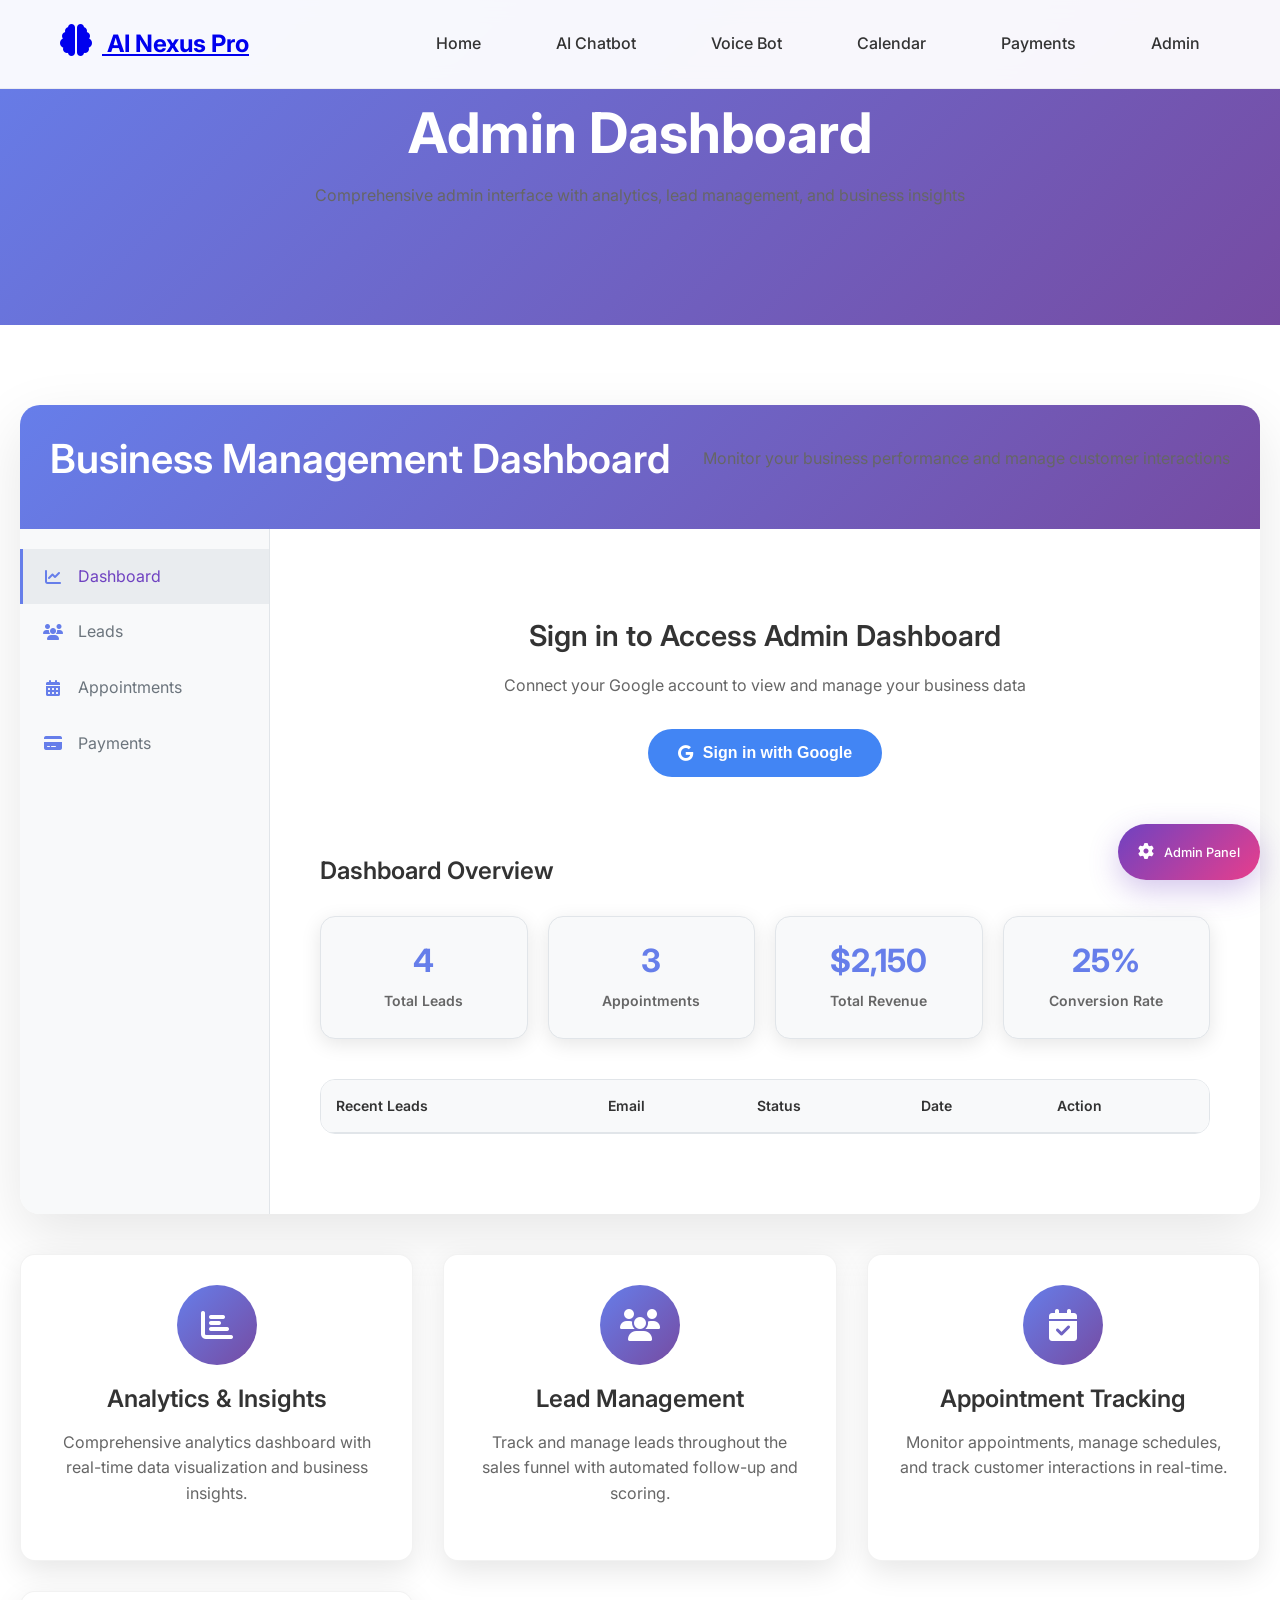
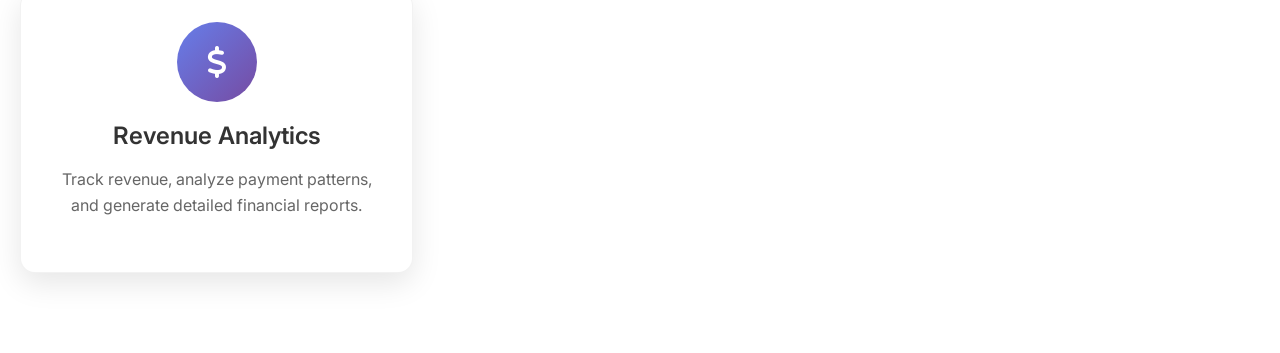
<file: pages/admin.html>
<!DOCTYPE html>
<html lang="en">
<head>
    <meta charset="UTF-8">
    <meta name="viewport" content="width=device-width, initial-scale=1.0">
    <title>Admin Dashboard - AI Nexus Pro</title>
    <meta name="description" content="Comprehensive admin dashboard with analytics, lead management, and business insights">
    
    <!-- Favicon -->
    <link rel="icon" type="image/x-icon" href="../assets/favicon.ico">
    
    <!-- Google Fonts -->
    <link rel="preconnect" href="https://fonts.googleapis.com">
    <link rel="preconnect" href="https://fonts.gstatic.com" crossorigin>
    <link href="https://fonts.googleapis.com/css2?family=Inter:wght@300;400;500;600;700;800&display=swap" rel="stylesheet">
    
    <!-- Font Awesome -->
    <link rel="stylesheet" href="https://cdnjs.cloudflare.com/ajax/libs/font-awesome/6.4.0/css/all.min.css">
    
    <!-- Custom CSS -->
    <link rel="stylesheet" href="../css/style.css">
    <link rel="stylesheet" href="../css/integrations.css">
    
    <style>
        .admin-hero {
            background: linear-gradient(135deg, #667eea 0%, #764ba2 100%);
            color: white;
            padding: 100px 0;
            text-align: center;
        }
        
        .admin-container {
            max-width: 1400px;
            margin: 0 auto;
            padding: 40px 20px;
        }
        
        .admin-demo {
            background: white;
            border-radius: 20px;
            box-shadow: 0 20px 60px rgba(0, 0, 0, 0.1);
            margin: 40px 0;
            overflow: hidden;
        }
        
        .admin-header {
            background: linear-gradient(135deg, #667eea 0%, #764ba2 100%);
            color: white;
            padding: 30px;
            text-align: center;
        }
        
        .admin-content {
            display: flex;
            min-height: 600px;
        }
        
        .admin-sidebar {
            width: 250px;
            background: #f8f9fa;
            border-right: 1px solid #e1e5e9;
        }
        
        .admin-nav {
            padding: 20px 0;
        }
        
        .nav-item {
            display: flex;
            align-items: center;
            gap: 15px;
            padding: 15px 20px;
            cursor: pointer;
            transition: all 0.3s ease;
            border-left: 3px solid transparent;
        }
        
        .nav-item:hover,
        .nav-item.active {
            background: #e9ecef;
            border-left-color: #667eea;
        }
        
        .nav-item i {
            width: 20px;
            color: #667eea;
        }
        
        .admin-main {
            flex: 1;
            padding: 30px;
        }
        
        .admin-section {
            display: none;
        }
        
        .admin-section.active {
            display: block;
        }
        
        .admin-section h2 {
            margin-bottom: 30px;
            color: #333;
        }
        
        .dashboard-stats {
            display: grid;
            grid-template-columns: repeat(auto-fit, minmax(200px, 1fr));
            gap: 20px;
            margin-bottom: 40px;
        }
        
        .stat-card {
            background: #f8f9fa;
            border: 1px solid #e1e5e9;
            border-radius: 15px;
            padding: 25px;
            text-align: center;
            transition: all 0.3s ease;
        }
        
        .stat-card:hover {
            transform: translateY(-5px);
            box-shadow: 0 10px 30px rgba(0, 0, 0, 0.1);
        }
        
        .stat-card h3 {
            font-size: 32px;
            font-weight: 700;
            color: #667eea;
            margin: 0 0 10px 0;
        }
        
        .stat-card p {
            margin: 0;
            color: #666;
            font-weight: 600;
        }
        
        .leads-table,
        .appointments-table,
        .payments-table {
            background: white;
            border: 1px solid #e1e5e9;
            border-radius: 15px;
            overflow: hidden;
            margin-bottom: 30px;
        }
        
        table {
            width: 100%;
            border-collapse: collapse;
        }
        
        th {
            background: #f8f9fa;
            padding: 15px;
            text-align: left;
            font-weight: 600;
            color: #333;
            border-bottom: 1px solid #e1e5e9;
        }
        
        td {
            padding: 15px;
            border-bottom: 1px solid #e1e5e9;
            color: #666;
        }
        
        tr:hover {
            background: #f8f9fa;
        }
        
        .status-badge {
            padding: 5px 12px;
            border-radius: 15px;
            font-size: 12px;
            font-weight: 600;
        }
        
        .status-new {
            background: #d4edda;
            color: #155724;
        }
        
        .status-contacted {
            background: #fff3cd;
            color: #856404;
        }
        
        .status-scheduled {
            background: #cce5ff;
            color: #004085;
        }
        
        .status-completed {
            background: #d1ecf1;
            color: #0c5460;
        }
        
        .status-succeeded {
            background: #d4edda;
            color: #155724;
        }
        
        .status-pending {
            background: #f8d7da;
            color: #721c24;
        }
        
        .action-btn {
            background: #667eea;
            color: white;
            border: none;
            padding: 8px 15px;
            border-radius: 15px;
            cursor: pointer;
            font-size: 12px;
            transition: all 0.3s ease;
        }
        
        .action-btn:hover {
            background: #5a6fd8;
        }
        
        .auth-section {
            text-align: center;
            padding: 60px 20px;
        }
        
        .auth-section h3 {
            margin-bottom: 20px;
            color: #333;
        }
        
        .auth-section p {
            color: #666;
            margin-bottom: 30px;
        }
        
        .login-btn {
            background: #4285f4;
            color: white;
            border: none;
            padding: 15px 30px;
            border-radius: 25px;
            font-size: 16px;
            cursor: pointer;
            transition: all 0.3s ease;
            display: inline-flex;
            align-items: center;
            gap: 10px;
        }
        
        .login-btn:hover {
            background: #3367d6;
        }
        
        .user-info {
            display: flex;
            align-items: center;
            gap: 10px;
            padding: 15px 20px;
            background: #e9ecef;
            border-bottom: 1px solid #e1e5e9;
        }
        
        .user-avatar {
            width: 40px;
            height: 40px;
            border-radius: 50%;
            background: #667eea;
            display: flex;
            align-items: center;
            justify-content: center;
            color: white;
            font-weight: 600;
        }
        
        .user-details h4 {
            margin: 0;
            font-size: 14px;
            color: #333;
        }
        
        .user-details p {
            margin: 0;
            font-size: 12px;
            color: #666;
        }
        
        .logout-btn {
            background: #dc3545;
            color: white;
            border: none;
            padding: 8px 15px;
            border-radius: 15px;
            cursor: pointer;
            font-size: 12px;
            transition: all 0.3s ease;
        }
        
        .logout-btn:hover {
            background: #c82333;
        }
        
        .features-grid {
            display: grid;
            grid-template-columns: repeat(auto-fit, minmax(300px, 1fr));
            gap: 30px;
            margin: 40px 0;
        }
        
        .feature-card {
            background: white;
            padding: 30px;
            border-radius: 15px;
            box-shadow: 0 10px 30px rgba(0, 0, 0, 0.1);
            text-align: center;
        }
        
        .feature-icon {
            width: 80px;
            height: 80px;
            background: linear-gradient(135deg, #667eea 0%, #764ba2 100%);
            border-radius: 50%;
            display: flex;
            align-items: center;
            justify-content: center;
            margin: 0 auto 20px;
            font-size: 30px;
            color: white;
        }
    </style>
</head>
<body>
    <!-- Navigation -->
    <nav class="navbar">
        <div class="nav-container">
            <div class="nav-logo">
                <a href="../index.html">
                    <i class="fas fa-brain"></i>
                    <span>AI Nexus Pro</span>
                </a>
            </div>
            <ul class="nav-menu">
                <li class="nav-item">
                    <a href="../index.html" class="nav-link">Home</a>
                </li>
                <li class="nav-item">
                    <a href="chatbot.html" class="nav-link">AI Chatbot</a>
                </li>
                <li class="nav-item">
                    <a href="voicebot.html" class="nav-link">Voice Bot</a>
                </li>
                <li class="nav-item">
                    <a href="calendar.html" class="nav-link">Calendar</a>
                </li>
                <li class="nav-item">
                    <a href="payments.html" class="nav-link">Payments</a>
                </li>
                <li class="nav-item">
                    <a href="admin.html" class="nav-link active">Admin</a>
                </li>
            </ul>
        </div>
    </nav>

    <!-- Hero Section -->
    <section class="admin-hero">
        <div class="container">
            <h1>Admin Dashboard</h1>
            <p>Comprehensive admin interface with analytics, lead management, and business insights</p>
        </div>
    </section>

    <!-- Admin Demo -->
    <section class="admin-container">
        <div class="admin-demo">
            <div class="admin-header">
                <h2>Business Management Dashboard</h2>
                <p>Monitor your business performance and manage customer interactions</p>
            </div>
            <div class="admin-content">
                <div class="admin-sidebar">
                    <div class="user-info" id="userInfo" style="display: none;">
                        <div class="user-avatar">
                            <i class="fas fa-user"></i>
                        </div>
                        <div class="user-details">
                            <h4 id="userName">Admin User</h4>
                            <p id="userEmail">admin@ainexuspro.com</p>
                        </div>
                        <button class="logout-btn" onclick="logout()">
                            <i class="fas fa-sign-out-alt"></i>
                        </button>
                    </div>
                    
                    <div class="admin-nav">
                        <div class="nav-item active" data-section="dashboard">
                            <i class="fas fa-chart-line"></i>
                            <span>Dashboard</span>
                        </div>
                        <div class="nav-item" data-section="leads">
                            <i class="fas fa-users"></i>
                            <span>Leads</span>
                        </div>
                        <div class="nav-item" data-section="appointments">
                            <i class="fas fa-calendar-alt"></i>
                            <span>Appointments</span>
                        </div>
                        <div class="nav-item" data-section="payments">
                            <i class="fas fa-credit-card"></i>
                            <span>Payments</span>
                        </div>
                    </div>
                </div>
                
                <div class="admin-main">
                    <div class="auth-section" id="authSection">
                        <h3>Sign in to Access Admin Dashboard</h3>
                        <p>Connect your Google account to view and manage your business data</p>
                        <button class="login-btn" onclick="authenticate()">
                            <i class="fab fa-google"></i>
                            Sign in with Google
                        </button>
                    </div>
                    
                    <div class="admin-section active" id="dashboard">
                        <h2>Dashboard Overview</h2>
                        <div class="dashboard-stats">
                            <div class="stat-card">
                                <h3 id="totalLeads">0</h3>
                                <p>Total Leads</p>
                            </div>
                            <div class="stat-card">
                                <h3 id="totalAppointments">0</h3>
                                <p>Appointments</p>
                            </div>
                            <div class="stat-card">
                                <h3 id="totalRevenue">$0</h3>
                                <p>Total Revenue</p>
                            </div>
                            <div class="stat-card">
                                <h3 id="conversionRate">0%</h3>
                                <p>Conversion Rate</p>
                            </div>
                        </div>
                        
                        <div class="leads-table">
                            <table>
                                <thead>
                                    <tr>
                                        <th>Recent Leads</th>
                                        <th>Email</th>
                                        <th>Status</th>
                                        <th>Date</th>
                                        <th>Action</th>
                                    </tr>
                                </thead>
                                <tbody id="recentLeads">
                                    <!-- Recent leads will be populated here -->
                                </tbody>
                            </table>
                        </div>
                    </div>
                    
                    <div class="admin-section" id="leads">
                        <h2>Lead Management</h2>
                        <div class="leads-table">
                            <table>
                                <thead>
                                    <tr>
                                        <th>Name</th>
                                        <th>Email</th>
                                        <th>Company</th>
                                        <th>Service Interest</th>
                                        <th>Status</th>
                                        <th>Date</th>
                                        <th>Action</th>
                                    </tr>
                                </thead>
                                <tbody id="leadsTable">
                                    <!-- Leads will be populated here -->
                                </tbody>
                            </table>
                        </div>
                    </div>
                    
                    <div class="admin-section" id="appointments">
                        <h2>Appointment Management</h2>
                        <div class="appointments-table">
                            <table>
                                <thead>
                                    <tr>
                                        <th>Client Name</th>
                                        <th>Email</th>
                                        <th>Service</th>
                                        <th>Date & Time</th>
                                        <th>Status</th>
                                        <th>Action</th>
                                    </tr>
                                </thead>
                                <tbody id="appointmentsTable">
                                    <!-- Appointments will be populated here -->
                                </tbody>
                            </table>
                        </div>
                    </div>
                    
                    <div class="admin-section" id="payments">
                        <h2>Payment Analytics</h2>
                        <div class="payments-table">
                            <table>
                                <thead>
                                    <tr>
                                        <th>Customer</th>
                                        <th>Service</th>
                                        <th>Amount</th>
                                        <th>Status</th>
                                        <th>Date</th>
                                        <th>Action</th>
                                    </tr>
                                </thead>
                                <tbody id="paymentsTable">
                                    <!-- Payments will be populated here -->
                                </tbody>
                            </table>
                        </div>
                    </div>
                </div>
            </div>
        </div>

        <!-- Features -->
        <div class="features-grid">
            <div class="feature-card">
                <div class="feature-icon">
                    <i class="fas fa-chart-bar"></i>
                </div>
                <h3>Analytics & Insights</h3>
                <p>Comprehensive analytics dashboard with real-time data visualization and business insights.</p>
            </div>
            <div class="feature-card">
                <div class="feature-icon">
                    <i class="fas fa-users"></i>
                </div>
                <h3>Lead Management</h3>
                <p>Track and manage leads throughout the sales funnel with automated follow-up and scoring.</p>
            </div>
            <div class="feature-card">
                <div class="feature-icon">
                    <i class="fas fa-calendar-check"></i>
                </div>
                <h3>Appointment Tracking</h3>
                <p>Monitor appointments, manage schedules, and track customer interactions in real-time.</p>
            </div>
            <div class="feature-card">
                <div class="feature-icon">
                    <i class="fas fa-dollar-sign"></i>
                </div>
                <h3>Revenue Analytics</h3>
                <p>Track revenue, analyze payment patterns, and generate detailed financial reports.</p>
            </div>
        </div>
    </section>

    <!-- Scripts -->
    <script src="../js/config.js"></script>
    <script src="../js/admin-interface.js"></script>
    <script>
        // Enhanced admin functionality
        class EnhancedAdmin {
            constructor() {
                this.isAuthenticated = false;
                this.currentSection = 'dashboard';
                this.sampleData = this.generateSampleData();
                this.init();
            }

            init() {
                this.setupEventListeners();
                this.loadSampleData();
            }

            setupEventListeners() {
                const navItems = document.querySelectorAll('.nav-item');
                navItems.forEach(item => {
                    item.addEventListener('click', () => {
                        this.switchSection(item.dataset.section);
                    });
                });
            }

            switchSection(sectionName) {
                const navItems = document.querySelectorAll('.nav-item');
                const sections = document.querySelectorAll('.admin-section');

                navItems.forEach(item => item.classList.remove('active'));
                sections.forEach(section => section.classList.remove('active'));

                document.querySelector(`[data-section="${sectionName}"]`).classList.add('active');
                document.getElementById(sectionName).classList.add('active');

                this.currentSection = sectionName;
                this.loadSectionData(sectionName);
            }

            authenticate() {
                // Simulate Google authentication
                this.isAuthenticated = true;
                document.getElementById('authSection').style.display = 'none';
                document.getElementById('userInfo').style.display = 'flex';
                this.loadSectionData('dashboard');
            }

            logout() {
                this.isAuthenticated = false;
                document.getElementById('authSection').style.display = 'block';
                document.getElementById('userInfo').style.display = 'none';
                
                const sections = document.querySelectorAll('.admin-section');
                sections.forEach(section => section.classList.remove('active'));
                document.getElementById('dashboard').classList.add('active');
            }

            generateSampleData() {
                return {
                    leads: [
                        { name: 'John Smith', email: 'john@techcorp.com', company: 'TechCorp', service: 'Chatbot Integration', status: 'New', date: '2024-12-15' },
                        { name: 'Sarah Johnson', email: 'sarah@innovate.com', company: 'InnovateLab', service: 'Voice Bot', status: 'Contacted', date: '2024-12-14' },
                        { name: 'Mike Chen', email: 'mike@dataflow.com', company: 'DataFlow Inc', service: 'AI Consultation', status: 'Scheduled', date: '2024-12-13' },
                        { name: 'Emily Rodriguez', email: 'emily@startup.com', company: 'StartupXYZ', service: 'Custom AI', status: 'Completed', date: '2024-12-12' }
                    ],
                    appointments: [
                        { name: 'John Smith', email: 'john@techcorp.com', service: 'Consultation', datetime: '2024-12-16 10:00 AM', status: 'Confirmed' },
                        { name: 'Sarah Johnson', email: 'sarah@innovate.com', service: 'Technical Review', datetime: '2024-12-17 2:00 PM', status: 'Pending' },
                        { name: 'Mike Chen', email: 'mike@dataflow.com', service: 'Project Kickoff', datetime: '2024-12-18 11:00 AM', status: 'Confirmed' }
                    ],
                    payments: [
                        { customer: 'John Smith', service: 'Chatbot Integration', amount: '$2,000', status: 'Succeeded', date: '2024-12-15' },
                        { customer: 'Sarah Johnson', service: 'Voice Bot Setup', amount: '$3,500', status: 'Pending', date: '2024-12-14' },
                        { customer: 'Mike Chen', service: 'AI Consultation', amount: '$150', status: 'Succeeded', date: '2024-12-13' }
                    ]
                };
            }

            loadSampleData() {
                // Update dashboard stats
                document.getElementById('totalLeads').textContent = this.sampleData.leads.length;
                document.getElementById('totalAppointments').textContent = this.sampleData.appointments.length;
                
                const totalRevenue = this.sampleData.payments
                    .filter(p => p.status === 'Succeeded')
                    .reduce((sum, p) => sum + parseInt(p.amount.replace('$', '').replace(',', '')), 0);
                document.getElementById('totalRevenue').textContent = `$${totalRevenue.toLocaleString()}`;
                
                const conversionRate = Math.round((this.sampleData.leads.filter(l => l.status === 'Completed').length / this.sampleData.leads.length) * 100);
                document.getElementById('conversionRate').textContent = `${conversionRate}%`;
            }

            loadSectionData(sectionName) {
                if (!this.isAuthenticated) return;

                switch (sectionName) {
                    case 'dashboard':
                        this.loadRecentLeads();
                        break;
                    case 'leads':
                        this.loadLeadsTable();
                        break;
                    case 'appointments':
                        this.loadAppointmentsTable();
                        break;
                    case 'payments':
                        this.loadPaymentsTable();
                        break;
                }
            }

            loadRecentLeads() {
                const recentLeads = this.sampleData.leads.slice(0, 3);
                const tbody = document.getElementById('recentLeads');
                
                tbody.innerHTML = recentLeads.map(lead => `
                    <tr>
                        <td>${lead.name}</td>
                        <td>${lead.email}</td>
                        <td><span class="status-badge status-${lead.status.toLowerCase()}">${lead.status}</span></td>
                        <td>${lead.date}</td>
                        <td><button class="action-btn">View</button></td>
                    </tr>
                `).join('');
            }

            loadLeadsTable() {
                const tbody = document.getElementById('leadsTable');
                
                tbody.innerHTML = this.sampleData.leads.map(lead => `
                    <tr>
                        <td>${lead.name}</td>
                        <td>${lead.email}</td>
                        <td>${lead.company}</td>
                        <td>${lead.service}</td>
                        <td><span class="status-badge status-${lead.status.toLowerCase()}">${lead.status}</span></td>
                        <td>${lead.date}</td>
                        <td><button class="action-btn">Edit</button></td>
                    </tr>
                `).join('');
            }

            loadAppointmentsTable() {
                const tbody = document.getElementById('appointmentsTable');
                
                tbody.innerHTML = this.sampleData.appointments.map(appointment => `
                    <tr>
                        <td>${appointment.name}</td>
                        <td>${appointment.email}</td>
                        <td>${appointment.service}</td>
                        <td>${appointment.datetime}</td>
                        <td><span class="status-badge status-${appointment.status.toLowerCase()}">${appointment.status}</span></td>
                        <td><button class="action-btn">Manage</button></td>
                    </tr>
                `).join('');
            }

            loadPaymentsTable() {
                const tbody = document.getElementById('paymentsTable');
                
                tbody.innerHTML = this.sampleData.payments.map(payment => `
                    <tr>
                        <td>${payment.customer}</td>
                        <td>${payment.service}</td>
                        <td>${payment.amount}</td>
                        <td><span class="status-badge status-${payment.status.toLowerCase()}">${payment.status}</span></td>
                        <td>${payment.date}</td>
                        <td><button class="action-btn">View</button></td>
                    </tr>
                `).join('');
            }
        }

        // Global functions
        function authenticate() {
            window.enhancedAdmin.authenticate();
        }

        function logout() {
            window.enhancedAdmin.logout();
        }

        // Initialize enhanced admin
        document.addEventListener('DOMContentLoaded', () => {
            window.enhancedAdmin = new EnhancedAdmin();
        });
    </script>
</body>
</html>
</file>
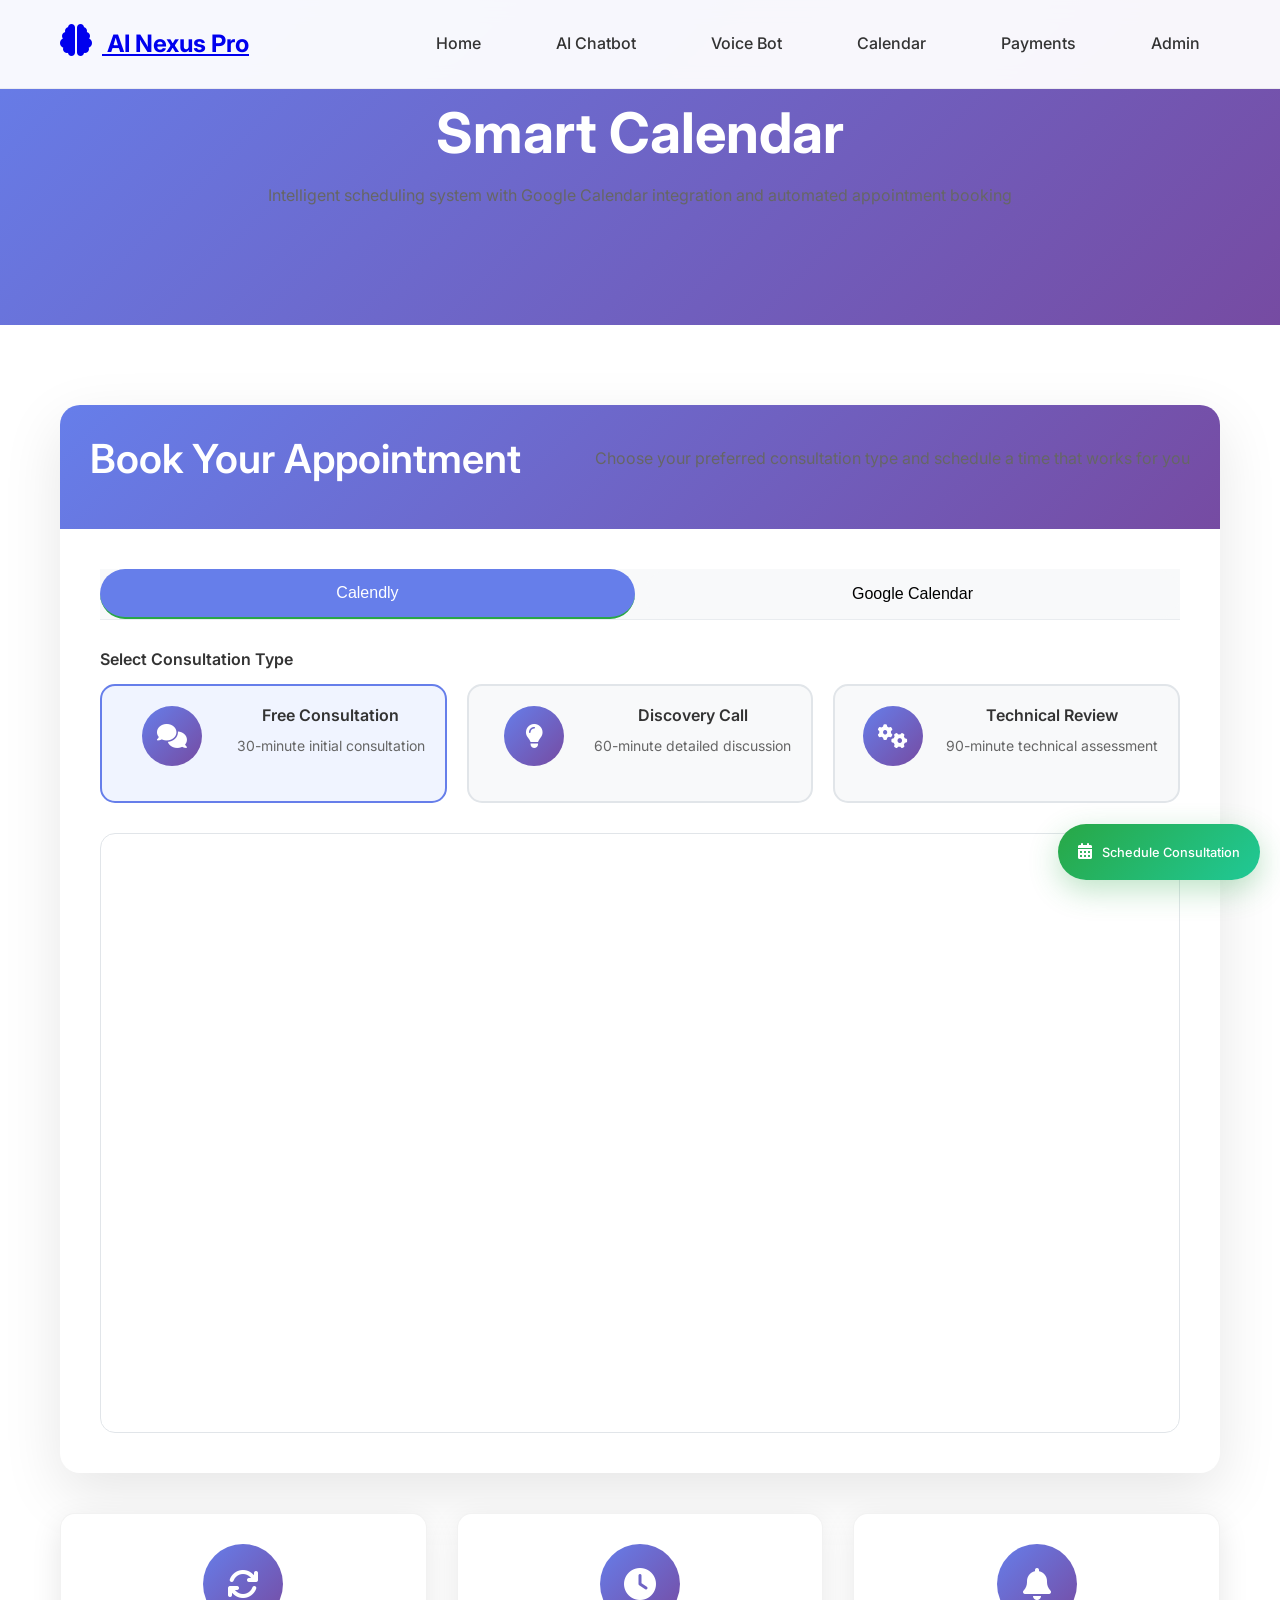
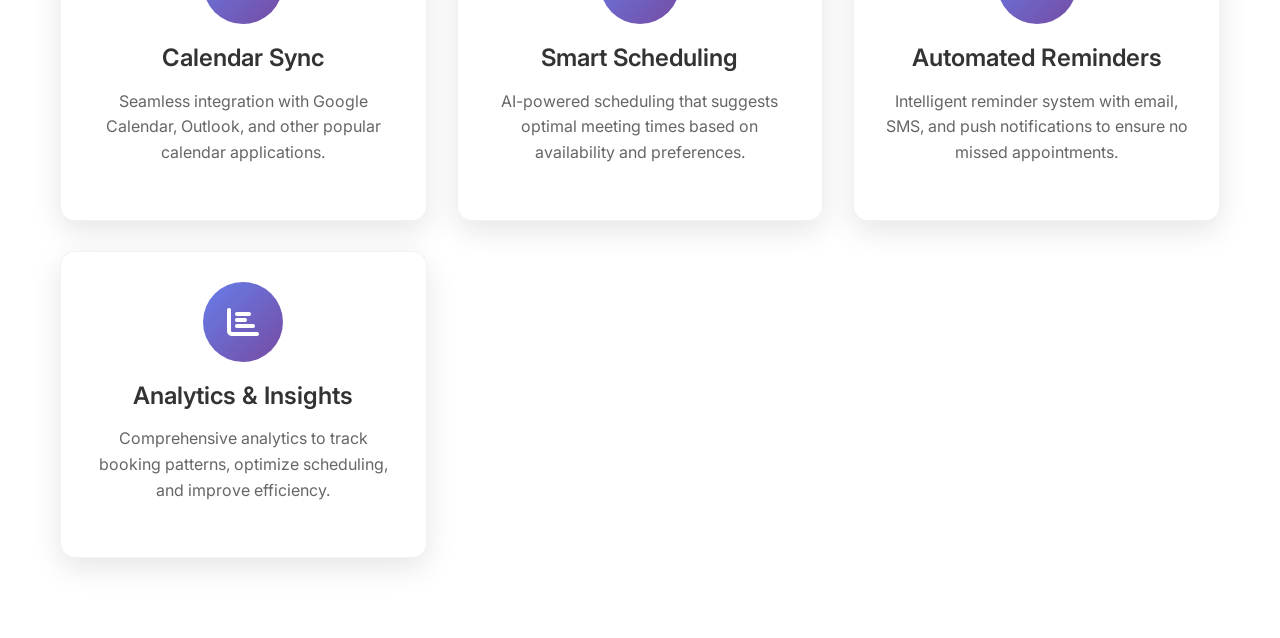
<file: pages/calendar.html>
<!DOCTYPE html>
<html lang="en">
<head>
    <meta charset="UTF-8">
    <meta name="viewport" content="width=device-width, initial-scale=1.0">
    <title>Smart Calendar - AI Nexus Pro</title>
    <meta name="description" content="Intelligent scheduling system with Google Calendar integration and automated appointment booking">
    
    <!-- Favicon -->
    <link rel="icon" type="image/x-icon" href="../assets/favicon.ico">
    
    <!-- Google Fonts -->
    <link rel="preconnect" href="https://fonts.googleapis.com">
    <link rel="preconnect" href="https://fonts.gstatic.com" crossorigin>
    <link href="https://fonts.googleapis.com/css2?family=Inter:wght@300;400;500;600;700;800&display=swap" rel="stylesheet">
    
    <!-- Font Awesome -->
    <link rel="stylesheet" href="https://cdnjs.cloudflare.com/ajax/libs/font-awesome/6.4.0/css/all.min.css">
    
    <!-- Custom CSS -->
    <link rel="stylesheet" href="../css/style.css">
    <link rel="stylesheet" href="../css/integrations.css">
    
    <style>
        .calendar-hero {
            background: linear-gradient(135deg, #667eea 0%, #764ba2 100%);
            color: white;
            padding: 100px 0;
            text-align: center;
        }
        
        .calendar-container {
            max-width: 1200px;
            margin: 0 auto;
            padding: 40px 20px;
        }
        
        .calendar-demo {
            background: white;
            border-radius: 20px;
            box-shadow: 0 20px 60px rgba(0, 0, 0, 0.1);
            margin: 40px 0;
            overflow: hidden;
        }
        
        .calendar-header {
            background: linear-gradient(135deg, #667eea 0%, #764ba2 100%);
            color: white;
            padding: 30px;
            text-align: center;
        }
        
        .calendar-content {
            padding: 40px;
        }
        
        .calendar-tabs {
            display: flex;
            gap: 10px;
            margin-bottom: 30px;
        }
        
        .calendar-tab {
            padding: 15px 30px;
            background: #f8f9fa;
            border: none;
            border-radius: 25px;
            cursor: pointer;
            font-size: 16px;
            transition: all 0.3s ease;
        }
        
        .calendar-tab.active {
            background: #667eea;
            color: white;
        }
        
        .tab-content {
            display: none;
        }
        
        .tab-content.active {
            display: block;
        }
        
        .event-types {
            margin-bottom: 30px;
        }
        
        .event-type-options {
            display: grid;
            grid-template-columns: repeat(auto-fit, minmax(250px, 1fr));
            gap: 20px;
        }
        
        .event-type {
            background: #f8f9fa;
            border: 2px solid #e1e5e9;
            border-radius: 15px;
            padding: 20px;
            cursor: pointer;
            transition: all 0.3s ease;
            text-align: center;
        }
        
        .event-type:hover,
        .event-type.selected {
            border-color: #667eea;
            background: #f0f4ff;
        }
        
        .event-icon {
            width: 60px;
            height: 60px;
            background: linear-gradient(135deg, #667eea 0%, #764ba2 100%);
            border-radius: 50%;
            display: flex;
            align-items: center;
            justify-content: center;
            margin: 0 auto 15px;
            font-size: 24px;
            color: white;
        }
        
        .event-details h5 {
            margin: 0 0 10px 0;
            color: #333;
        }
        
        .event-details p {
            margin: 0;
            color: #666;
            font-size: 14px;
        }
        
        .calendly-widget {
            height: 600px;
            border: 1px solid #e1e5e9;
            border-radius: 15px;
            overflow: hidden;
        }
        
        .calendar-auth {
            text-align: center;
            padding: 40px;
        }
        
        .auth-btn {
            background: #4285f4;
            color: white;
            border: none;
            padding: 15px 30px;
            border-radius: 25px;
            font-size: 16px;
            cursor: pointer;
            transition: all 0.3s ease;
        }
        
        .auth-btn:hover {
            background: #3367d6;
        }
        
        .calendar-view {
            display: none;
        }
        
        .calendar-controls {
            display: flex;
            justify-content: space-between;
            align-items: center;
            margin-bottom: 20px;
        }
        
        .calendar-nav {
            display: flex;
            gap: 10px;
        }
        
        .nav-btn {
            padding: 10px 15px;
            background: #f8f9fa;
            border: 1px solid #e1e5e9;
            border-radius: 20px;
            cursor: pointer;
            transition: all 0.3s ease;
        }
        
        .nav-btn:hover {
            background: #667eea;
            color: white;
        }
        
        .calendar-grid {
            border: 1px solid #e1e5e9;
            border-radius: 15px;
            overflow: hidden;
        }
        
        .calendar-weekdays {
            display: grid;
            grid-template-columns: repeat(7, 1fr);
            background: #f8f9fa;
            border-bottom: 1px solid #e1e5e9;
        }
        
        .calendar-weekdays div {
            padding: 15px;
            text-align: center;
            font-weight: 600;
            color: #333;
        }
        
        .calendar-days {
            display: grid;
            grid-template-columns: repeat(7, 1fr);
        }
        
        .calendar-day {
            padding: 15px;
            text-align: center;
            border-right: 1px solid #e1e5e9;
            border-bottom: 1px solid #e1e5e9;
            cursor: pointer;
            transition: all 0.3s ease;
            position: relative;
        }
        
        .calendar-day:hover {
            background: #f0f4ff;
        }
        
        .calendar-day.current-month {
            background: white;
        }
        
        .calendar-day.other-month {
            background: #f8f9fa;
            color: #999;
        }
        
        .calendar-day.today {
            background: #667eea;
            color: white;
            font-weight: 600;
        }
        
        .calendar-day.has-appointment {
            background: #d4edda;
        }
        
        .appointment-indicator {
            position: absolute;
            bottom: 5px;
            right: 5px;
            width: 8px;
            height: 8px;
            background: #28a745;
            border-radius: 50%;
        }
        
        .time-slots {
            margin-top: 30px;
        }
        
        .slots-container {
            display: grid;
            grid-template-columns: repeat(auto-fit, minmax(150px, 1fr));
            gap: 15px;
        }
        
        .time-slot {
            padding: 15px;
            border: 1px solid #e1e5e9;
            border-radius: 10px;
            text-align: center;
            cursor: pointer;
            transition: all 0.3s ease;
        }
        
        .time-slot.available {
            background: #d4edda;
            border-color: #28a745;
        }
        
        .time-slot.available:hover {
            background: #c3e6cb;
        }
        
        .time-slot.booked {
            background: #f8d7da;
            border-color: #dc3545;
            color: #721c24;
            cursor: not-allowed;
        }
        
        .slot-time {
            font-weight: 600;
            margin-bottom: 5px;
        }
        
        .slot-date {
            font-size: 12px;
            color: #666;
        }
        
        .features-grid {
            display: grid;
            grid-template-columns: repeat(auto-fit, minmax(300px, 1fr));
            gap: 30px;
            margin: 40px 0;
        }
        
        .feature-card {
            background: white;
            padding: 30px;
            border-radius: 15px;
            box-shadow: 0 10px 30px rgba(0, 0, 0, 0.1);
            text-align: center;
        }
        
        .feature-icon {
            width: 80px;
            height: 80px;
            background: linear-gradient(135deg, #667eea 0%, #764ba2 100%);
            border-radius: 50%;
            display: flex;
            align-items: center;
            justify-content: center;
            margin: 0 auto 20px;
            font-size: 30px;
            color: white;
        }
    </style>
</head>
<body>
    <!-- Navigation -->
    <nav class="navbar">
        <div class="nav-container">
            <div class="nav-logo">
                <a href="../index.html">
                    <i class="fas fa-brain"></i>
                    <span>AI Nexus Pro</span>
                </a>
            </div>
            <ul class="nav-menu">
                <li class="nav-item">
                    <a href="../index.html" class="nav-link">Home</a>
                </li>
                <li class="nav-item">
                    <a href="chatbot.html" class="nav-link">AI Chatbot</a>
                </li>
                <li class="nav-item">
                    <a href="voicebot.html" class="nav-link">Voice Bot</a>
                </li>
                <li class="nav-item">
                    <a href="calendar.html" class="nav-link active">Calendar</a>
                </li>
                <li class="nav-item">
                    <a href="payments.html" class="nav-link">Payments</a>
                </li>
                <li class="nav-item">
                    <a href="admin.html" class="nav-link">Admin</a>
                </li>
            </ul>
        </div>
    </nav>

    <!-- Hero Section -->
    <section class="calendar-hero">
        <div class="container">
            <h1>Smart Calendar</h1>
            <p>Intelligent scheduling system with Google Calendar integration and automated appointment booking</p>
        </div>
    </section>

    <!-- Calendar Demo -->
    <section class="calendar-container">
        <div class="calendar-demo">
            <div class="calendar-header">
                <h2>Book Your Appointment</h2>
                <p>Choose your preferred consultation type and schedule a time that works for you</p>
            </div>
            <div class="calendar-content">
                <div class="calendar-tabs">
                    <button class="calendar-tab active" data-tab="calendly">Calendly</button>
                    <button class="calendar-tab" data-tab="google">Google Calendar</button>
                </div>
                
                <div class="tab-content active" id="calendly">
                    <div class="event-types">
                        <h4>Select Consultation Type</h4>
                        <div class="event-type-options">
                            <div class="event-type selected" data-type="consultation">
                                <div class="event-icon">
                                    <i class="fas fa-comments"></i>
                                </div>
                                <div class="event-details">
                                    <h5>Free Consultation</h5>
                                    <p>30-minute initial consultation</p>
                                </div>
                            </div>
                            <div class="event-type" data-type="discovery">
                                <div class="event-icon">
                                    <i class="fas fa-lightbulb"></i>
                                </div>
                                <div class="event-details">
                                    <h5>Discovery Call</h5>
                                    <p>60-minute detailed discussion</p>
                                </div>
                            </div>
                            <div class="event-type" data-type="technical">
                                <div class="event-icon">
                                    <i class="fas fa-cogs"></i>
                                </div>
                                <div class="event-details">
                                    <h5>Technical Review</h5>
                                    <p>90-minute technical assessment</p>
                                </div>
                            </div>
                        </div>
                    </div>
                    
                    <div class="calendly-widget" id="calendlyWidget">
                        <iframe src="https://calendly.com/ainexuspro/consultation" width="100%" height="100%" frameborder="0"></iframe>
                    </div>
                </div>
                
                <div class="tab-content" id="google">
                    <div class="calendar-auth" id="calendarAuth">
                        <h3>Connect Your Google Calendar</h3>
                        <p>Sign in with Google to view and book appointments directly in your calendar</p>
                        <button class="auth-btn" id="googleAuthBtn">
                            <i class="fab fa-google"></i>
                            Sign in with Google
                        </button>
                    </div>
                    
                    <div class="calendar-view" id="calendarView">
                        <div class="calendar-controls">
                            <div class="calendar-nav">
                                <button class="nav-btn" id="prevMonth">
                                    <i class="fas fa-chevron-left"></i>
                                </button>
                                <h3 id="currentMonth">December 2024</h3>
                                <button class="nav-btn" id="nextMonth">
                                    <i class="fas fa-chevron-right"></i>
                                </button>
                            </div>
                        </div>
                        
                        <div class="calendar-grid" id="calendarGrid">
                            <!-- Calendar will be generated here -->
                        </div>
                        
                        <div class="time-slots">
                            <h4>Available Time Slots</h4>
                            <div class="slots-container" id="timeSlots">
                                <!-- Time slots will be generated here -->
                            </div>
                        </div>
                    </div>
                </div>
            </div>
        </div>

        <!-- Features -->
        <div class="features-grid">
            <div class="feature-card">
                <div class="feature-icon">
                    <i class="fas fa-sync"></i>
                </div>
                <h3>Calendar Sync</h3>
                <p>Seamless integration with Google Calendar, Outlook, and other popular calendar applications.</p>
            </div>
            <div class="feature-card">
                <div class="feature-icon">
                    <i class="fas fa-clock"></i>
                </div>
                <h3>Smart Scheduling</h3>
                <p>AI-powered scheduling that suggests optimal meeting times based on availability and preferences.</p>
            </div>
            <div class="feature-card">
                <div class="feature-icon">
                    <i class="fas fa-bell"></i>
                </div>
                <h3>Automated Reminders</h3>
                <p>Intelligent reminder system with email, SMS, and push notifications to ensure no missed appointments.</p>
            </div>
            <div class="feature-card">
                <div class="feature-icon">
                    <i class="fas fa-chart-bar"></i>
                </div>
                <h3>Analytics & Insights</h3>
                <p>Comprehensive analytics to track booking patterns, optimize scheduling, and improve efficiency.</p>
            </div>
        </div>
    </section>

    <!-- Scripts -->
    <script src="../js/config.js"></script>
    <script src="../js/calendar-integration.js"></script>
    <script>
        // Enhanced calendar functionality
        class EnhancedCalendar {
            constructor() {
                this.currentDate = new Date();
                this.selectedEventType = 'consultation';
                this.init();
            }

            init() {
                this.setupEventListeners();
                this.generateCalendar();
                this.generateTimeSlots();
            }

            setupEventListeners() {
                const tabs = document.querySelectorAll('.calendar-tab');
                const eventTypes = document.querySelectorAll('.event-type');
                const prevBtn = document.getElementById('prevMonth');
                const nextBtn = document.getElementById('nextMonth');
                const authBtn = document.getElementById('googleAuthBtn');

                tabs.forEach(tab => {
                    tab.addEventListener('click', () => {
                        this.switchTab(tab.dataset.tab);
                    });
                });

                eventTypes.forEach(type => {
                    type.addEventListener('click', () => {
                        this.selectEventType(type);
                    });
                });

                if (prevBtn) prevBtn.addEventListener('click', () => this.navigateMonth(-1));
                if (nextBtn) nextBtn.addEventListener('click', () => this.navigateMonth(1));
                if (authBtn) authBtn.addEventListener('click', () => this.authenticateGoogle());
            }

            switchTab(tabName) {
                const tabs = document.querySelectorAll('.calendar-tab');
                const contents = document.querySelectorAll('.tab-content');

                tabs.forEach(tab => tab.classList.remove('active'));
                contents.forEach(content => content.classList.remove('active'));

                document.querySelector(`[data-tab="${tabName}"]`).classList.add('active');
                document.getElementById(tabName).classList.add('active');

                if (tabName === 'calendly') {
                    this.updateCalendlyWidget();
                }
            }

            selectEventType(typeElement) {
                const eventTypes = document.querySelectorAll('.event-type');
                eventTypes.forEach(type => type.classList.remove('selected'));
                typeElement.classList.add('selected');
                this.selectedEventType = typeElement.dataset.type;
                this.updateCalendlyWidget();
            }

            updateCalendlyWidget() {
                const widget = document.getElementById('calendlyWidget');
                const eventType = this.selectedEventType;
                const calendlyUrl = `https://calendly.com/ainexuspro/${eventType}`;
                widget.innerHTML = `<iframe src="${calendlyUrl}" width="100%" height="100%" frameborder="0"></iframe>`;
            }

            generateCalendar() {
                const grid = document.getElementById('calendarGrid');
                if (!grid) return;

                const year = this.currentDate.getFullYear();
                const month = this.currentDate.getMonth();

                // Update month display
                const monthNames = ['January', 'February', 'March', 'April', 'May', 'June',
                                   'July', 'August', 'September', 'October', 'November', 'December'];
                document.getElementById('currentMonth').textContent = `${monthNames[month]} ${year}`;

                // Generate calendar HTML
                const firstDay = new Date(year, month, 1);
                const lastDay = new Date(year, month + 1, 0);
                const startDate = new Date(firstDay);
                startDate.setDate(startDate.getDate() - firstDay.getDay());

                let calendarHTML = `
                    <div class="calendar-weekdays">
                        <div>Sun</div>
                        <div>Mon</div>
                        <div>Tue</div>
                        <div>Wed</div>
                        <div>Thu</div>
                        <div>Fri</div>
                        <div>Sat</div>
                    </div>
                    <div class="calendar-days">
                `;

                for (let i = 0; i < 42; i++) {
                    const currentDate = new Date(startDate);
                    currentDate.setDate(startDate.getDate() + i);
                    
                    const isCurrentMonth = currentDate.getMonth() === month;
                    const isToday = currentDate.toDateString() === new Date().toDateString();
                    const hasAppointment = this.hasAppointment(currentDate);
                    
                    let dayClass = 'calendar-day';
                    if (!isCurrentMonth) dayClass += ' other-month';
                    if (isToday) dayClass += ' today';
                    if (hasAppointment) dayClass += ' has-appointment';
                    
                    calendarHTML += `
                        <div class="${dayClass}" data-date="${currentDate.toISOString().split('T')[0]}">
                            ${currentDate.getDate()}
                            ${hasAppointment ? '<div class="appointment-indicator"></div>' : ''}
                        </div>
                    `;
                }

                calendarHTML += '</div>';
                grid.innerHTML = calendarHTML;

                // Add click events to days
                const days = grid.querySelectorAll('.calendar-day');
                days.forEach(day => {
                    day.addEventListener('click', () => {
                        this.selectDate(day.dataset.date);
                    });
                });
            }

            generateTimeSlots() {
                const container = document.getElementById('timeSlots');
                if (!container) return;

                const slots = [];
                const startHour = 9; // 9 AM
                const endHour = 17; // 5 PM

                for (let hour = startHour; hour < endHour; hour++) {
                    for (let minute = 0; minute < 60; minute += 30) {
                        const time = `${hour.toString().padStart(2, '0')}:${minute.toString().padStart(2, '0')}`;
                        const isBooked = Math.random() > 0.7; // 30% chance of being booked
                        
                        slots.push({
                            time: time,
                            booked: isBooked
                        });
                    }
                }

                let slotsHTML = '';
                slots.forEach(slot => {
                    const slotClass = slot.booked ? 'time-slot booked' : 'time-slot available';
                    slotsHTML += `
                        <div class="${slotClass}" data-time="${slot.time}">
                            <div class="slot-time">${slot.time}</div>
                            <div class="slot-date">Today</div>
                        </div>
                    `;
                });

                container.innerHTML = slotsHTML;

                // Add click events to available slots
                const availableSlots = container.querySelectorAll('.time-slot.available');
                availableSlots.forEach(slot => {
                    slot.addEventListener('click', () => {
                        this.bookSlot(slot.dataset.time);
                    });
                });
            }

            hasAppointment(date) {
                // Simulate appointment checking
                return Math.random() > 0.8; // 20% chance of having an appointment
            }

            selectDate(date) {
                console.log('Selected date:', date);
                // Update time slots for selected date
                this.generateTimeSlots();
            }

            bookSlot(time) {
                alert(`Booking confirmed for ${time}! You will receive a confirmation email shortly.`);
            }

            navigateMonth(direction) {
                this.currentDate.setMonth(this.currentDate.getMonth() + direction);
                this.generateCalendar();
            }

            authenticateGoogle() {
                // Simulate Google authentication
                document.getElementById('calendarAuth').style.display = 'none';
                document.getElementById('calendarView').style.display = 'block';
            }
        }

        // Initialize enhanced calendar
        document.addEventListener('DOMContentLoaded', () => {
            new EnhancedCalendar();
        });
    </script>
</body>
</html>
</file>
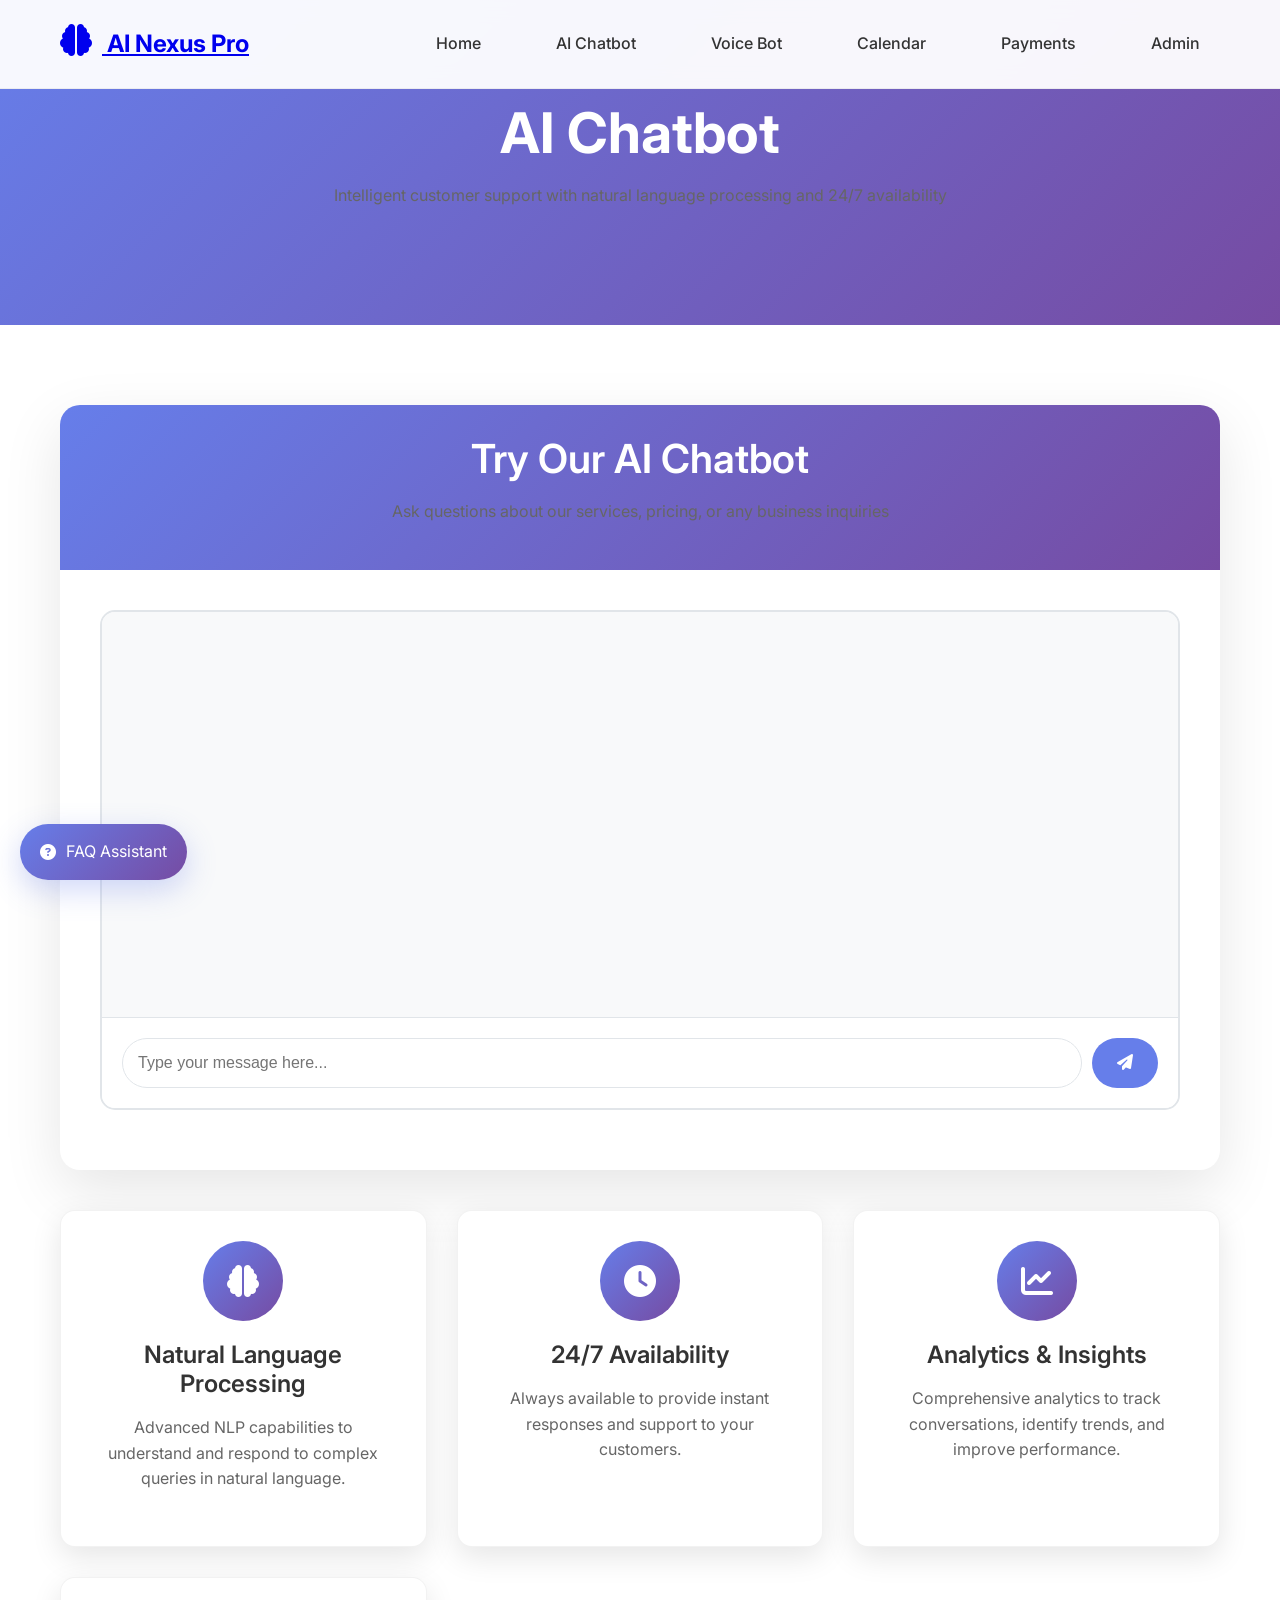
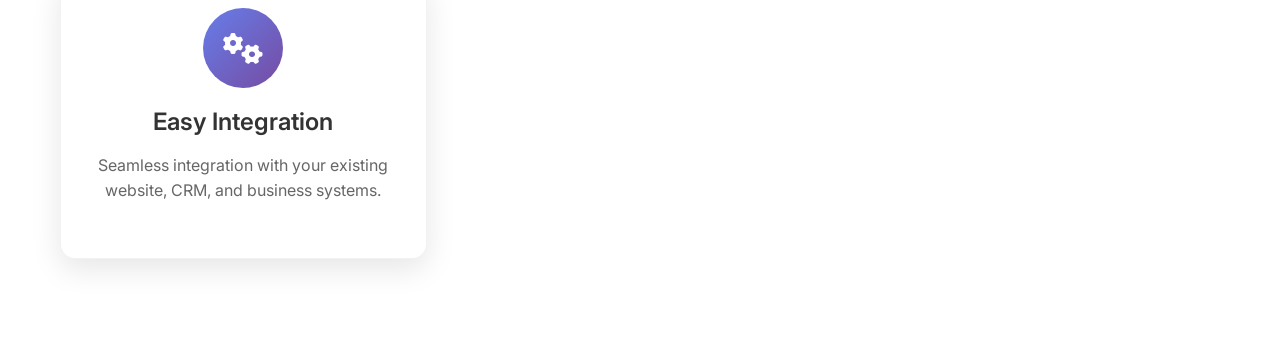
<file: pages/chatbot.html>
<!DOCTYPE html>
<html lang="en">
<head>
    <meta charset="UTF-8">
    <meta name="viewport" content="width=device-width, initial-scale=1.0">
    <title>AI Chatbot - AI Nexus Pro</title>
    <meta name="description" content="Intelligent AI chatbot with natural language processing and 24/7 customer support">
    
    <!-- Favicon -->
    <link rel="icon" type="image/x-icon" href="../assets/favicon.ico">
    
    <!-- Google Fonts -->
    <link rel="preconnect" href="https://fonts.googleapis.com">
    <link rel="preconnect" href="https://fonts.gstatic.com" crossorigin>
    <link href="https://fonts.googleapis.com/css2?family=Inter:wght@300;400;500;600;700;800&display=swap" rel="stylesheet">
    
    <!-- Font Awesome -->
    <link rel="stylesheet" href="https://cdnjs.cloudflare.com/ajax/libs/font-awesome/6.4.0/css/all.min.css">
    
    <!-- Custom CSS -->
    <link rel="stylesheet" href="../css/style.css">
    <link rel="stylesheet" href="../css/integrations.css">
    
    <style>
        .chatbot-hero {
            background: linear-gradient(135deg, #667eea 0%, #764ba2 100%);
            color: white;
            padding: 100px 0;
            text-align: center;
        }
        
        .chatbot-container {
            max-width: 1200px;
            margin: 0 auto;
            padding: 40px 20px;
        }
        
        .chatbot-demo {
            background: white;
            border-radius: 20px;
            box-shadow: 0 20px 60px rgba(0, 0, 0, 0.1);
            margin: 40px 0;
            overflow: hidden;
        }
        
        .chatbot-header {
            background: linear-gradient(135deg, #667eea 0%, #764ba2 100%);
            color: white;
            padding: 30px;
            text-align: center;
        }
        
        .chatbot-content {
            padding: 40px;
            min-height: 600px;
        }
        
        .chat-interface {
            border: 2px solid #e1e5e9;
            border-radius: 15px;
            height: 500px;
            display: flex;
            flex-direction: column;
            overflow: hidden;
        }
        
        .chat-messages {
            flex: 1;
            padding: 20px;
            overflow-y: auto;
            background: #f8f9fa;
        }
        
        .message {
            margin-bottom: 15px;
            display: flex;
            align-items: flex-start;
            gap: 10px;
        }
        
        .message.user {
            flex-direction: row-reverse;
        }
        
        .message-avatar {
            width: 40px;
            height: 40px;
            border-radius: 50%;
            display: flex;
            align-items: center;
            justify-content: center;
            font-size: 18px;
        }
        
        .message.user .message-avatar {
            background: #667eea;
            color: white;
        }
        
        .message.bot .message-avatar {
            background: #764ba2;
            color: white;
        }
        
        .message-content {
            background: white;
            padding: 15px;
            border-radius: 15px;
            max-width: 70%;
            box-shadow: 0 2px 10px rgba(0, 0, 0, 0.1);
        }
        
        .message.user .message-content {
            background: #667eea;
            color: white;
        }
        
        .chat-input {
            padding: 20px;
            border-top: 1px solid #e1e5e9;
            background: white;
            display: flex;
            gap: 10px;
        }
        
        .chat-input input {
            flex: 1;
            padding: 15px;
            border: 1px solid #e1e5e9;
            border-radius: 25px;
            font-size: 16px;
        }
        
        .chat-input button {
            padding: 15px 25px;
            background: #667eea;
            color: white;
            border: none;
            border-radius: 25px;
            cursor: pointer;
            font-size: 16px;
        }
        
        .features-grid {
            display: grid;
            grid-template-columns: repeat(auto-fit, minmax(300px, 1fr));
            gap: 30px;
            margin: 40px 0;
        }
        
        .feature-card {
            background: white;
            padding: 30px;
            border-radius: 15px;
            box-shadow: 0 10px 30px rgba(0, 0, 0, 0.1);
            text-align: center;
        }
        
        .feature-icon {
            width: 80px;
            height: 80px;
            background: linear-gradient(135deg, #667eea 0%, #764ba2 100%);
            border-radius: 50%;
            display: flex;
            align-items: center;
            justify-content: center;
            margin: 0 auto 20px;
            font-size: 30px;
            color: white;
        }
    </style>
</head>
<body>
    <!-- Navigation -->
    <nav class="navbar">
        <div class="nav-container">
            <div class="nav-logo">
                <a href="../index.html">
                    <i class="fas fa-brain"></i>
                    <span>AI Nexus Pro</span>
                </a>
            </div>
            <ul class="nav-menu">
                <li class="nav-item">
                    <a href="../index.html" class="nav-link">Home</a>
                </li>
                <li class="nav-item">
                    <a href="chatbot.html" class="nav-link active">AI Chatbot</a>
                </li>
                <li class="nav-item">
                    <a href="voicebot.html" class="nav-link">Voice Bot</a>
                </li>
                <li class="nav-item">
                    <a href="calendar.html" class="nav-link">Calendar</a>
                </li>
                <li class="nav-item">
                    <a href="payments.html" class="nav-link">Payments</a>
                </li>
                <li class="nav-item">
                    <a href="admin.html" class="nav-link">Admin</a>
                </li>
            </ul>
        </div>
    </nav>

    <!-- Hero Section -->
    <section class="chatbot-hero">
        <div class="container">
            <h1>AI Chatbot</h1>
            <p>Intelligent customer support with natural language processing and 24/7 availability</p>
        </div>
    </section>

    <!-- Chatbot Demo -->
    <section class="chatbot-container">
        <div class="chatbot-demo">
            <div class="chatbot-header">
                <h2>Try Our AI Chatbot</h2>
                <p>Ask questions about our services, pricing, or any business inquiries</p>
            </div>
            <div class="chatbot-content">
                <div class="chat-interface">
                    <div class="chat-messages" id="chatMessages"></div>
                    <div class="chat-input">
                        <input type="text" id="userInput" placeholder="Type your message here..." />
                        <button id="sendBtn">
                            <i class="fas fa-paper-plane"></i>
                        </button>
                    </div>
                </div>
            </div>
        </div>

        <!-- Features -->
        <div class="features-grid">
            <div class="feature-card">
                <div class="feature-icon">
                    <i class="fas fa-brain"></i>
                </div>
                <h3>Natural Language Processing</h3>
                <p>Advanced NLP capabilities to understand and respond to complex queries in natural language.</p>
            </div>
            <div class="feature-card">
                <div class="feature-icon">
                    <i class="fas fa-clock"></i>
                </div>
                <h3>24/7 Availability</h3>
                <p>Always available to provide instant responses and support to your customers.</p>
            </div>
            <div class="feature-card">
                <div class="feature-icon">
                    <i class="fas fa-chart-line"></i>
                </div>
                <h3>Analytics & Insights</h3>
                <p>Comprehensive analytics to track conversations, identify trends, and improve performance.</p>
            </div>
            <div class="feature-card">
                <div class="feature-icon">
                    <i class="fas fa-cogs"></i>
                </div>
                <h3>Easy Integration</h3>
                <p>Seamless integration with your existing website, CRM, and business systems.</p>
            </div>
        </div>
    </section>

    <!-- Scripts -->
    <script src="../js/config.js"></script>
    <script src="../js/tiledesk-chatbot.js"></script>
    <script>
        // Enhanced chatbot functionality
        class EnhancedChatbot {
            constructor() {
                this.messages = [];
                this.isTyping = false;
                this.init();
            }

            init() {
                this.setupEventListeners();
                this.loadInitialMessages();
            }

            setupEventListeners() {
                const sendBtn = document.getElementById('sendBtn');
                const userInput = document.getElementById('userInput');

                sendBtn.addEventListener('click', () => this.sendMessage());
                userInput.addEventListener('keypress', (e) => {
                    if (e.key === 'Enter') {
                        this.sendMessage();
                    }
                });
            }

            loadInitialMessages() {}

            sendMessage() {
                const userInput = document.getElementById('userInput');
                const message = userInput.value.trim();

                if (message) {
                    this.addMessage('user', message);
                    userInput.value = '';
                    this.processUserMessage(message);
                }
            }

            addMessage(sender, text) {
                const chatMessages = document.getElementById('chatMessages');
                const messageDiv = document.createElement('div');
                messageDiv.className = `message ${sender}`;

                const avatar = document.createElement('div');
                avatar.className = 'message-avatar';
                avatar.innerHTML = sender === 'user' ? '<i class="fas fa-user"></i>' : '<i class="fas fa-robot"></i>';

                const content = document.createElement('div');
                content.className = 'message-content';
                content.innerHTML = `<p>${text}</p>`;

                messageDiv.appendChild(avatar);
                messageDiv.appendChild(content);
                chatMessages.appendChild(messageDiv);

                // Scroll to bottom
                chatMessages.scrollTop = chatMessages.scrollHeight;
            }

            async processUserMessage(message) {
                this.showTyping();
                try {
                    const res = await fetch(AI_CONFIG.webhook.endpoint, {
                        method: 'POST',
                        headers: { 'Content-Type': 'application/json' },
                        body: JSON.stringify({ message })
                    });
                    const data = await res.json();
                    const reply = data.reply || data.response || JSON.stringify(data);
                    this.hideTyping();
                    this.addMessage('bot', reply);
                } catch (e) {
                    // Fallback to OpenRouter DeepSeek R1
                    try {
                        const reply = await this.callOpenRouter(message);
                        this.hideTyping();
                        this.addMessage('bot', reply);
                    } catch (err) {
                        this.hideTyping();
                        this.addMessage('bot', 'Sorry, I could not reach the AI right now. Please try again.');
                    }
                }
            }

            showTyping() {
                const chatMessages = document.getElementById('chatMessages');
                const typingDiv = document.createElement('div');
                typingDiv.className = 'message bot typing';
                typingDiv.id = 'typingIndicator';
                typingDiv.innerHTML = `
                    <div class="message-avatar">
                        <i class="fas fa-robot"></i>
                    </div>
                    <div class="message-content">
                        <p><i class="fas fa-circle"></i><i class="fas fa-circle"></i><i class="fas fa-circle"></i></p>
                    </div>
                `;
                chatMessages.appendChild(typingDiv);
                chatMessages.scrollTop = chatMessages.scrollHeight;
            }

            hideTyping() {
                const typingIndicator = document.getElementById('typingIndicator');
                if (typingIndicator) {
                    typingIndicator.remove();
                }
            }

            generateResponse(message) { return ''; }

            async callOpenRouter(userMessage) {
                const response = await fetch(AI_CONFIG.openrouter.endpoint, {
                    method: 'POST',
                    headers: {
                        'Content-Type': 'application/json',
                        'Authorization': `Bearer ${AI_CONFIG.openrouter.apiKey}`
                    },
                    body: JSON.stringify({
                        model: AI_CONFIG.openrouter.model,
                        messages: [
                            { role: 'system', content: 'You are a chatbot for AI Nexus Pro. Keep responses helpful, concise, and dynamic.' },
                            { role: 'user', content: userMessage }
                        ],
                        max_tokens: AI_CONFIG.openrouter.maxTokens,
                        temperature: AI_CONFIG.openrouter.temperature
                    })
                });
                if (!response.ok) throw new Error('OpenRouter error');
                const data = await response.json();
                return data.choices[0].message.content;
            }
        }

        // Initialize enhanced chatbot
        document.addEventListener('DOMContentLoaded', () => {
            new EnhancedChatbot();
        });
    </script>
</body>
</html>
</file>
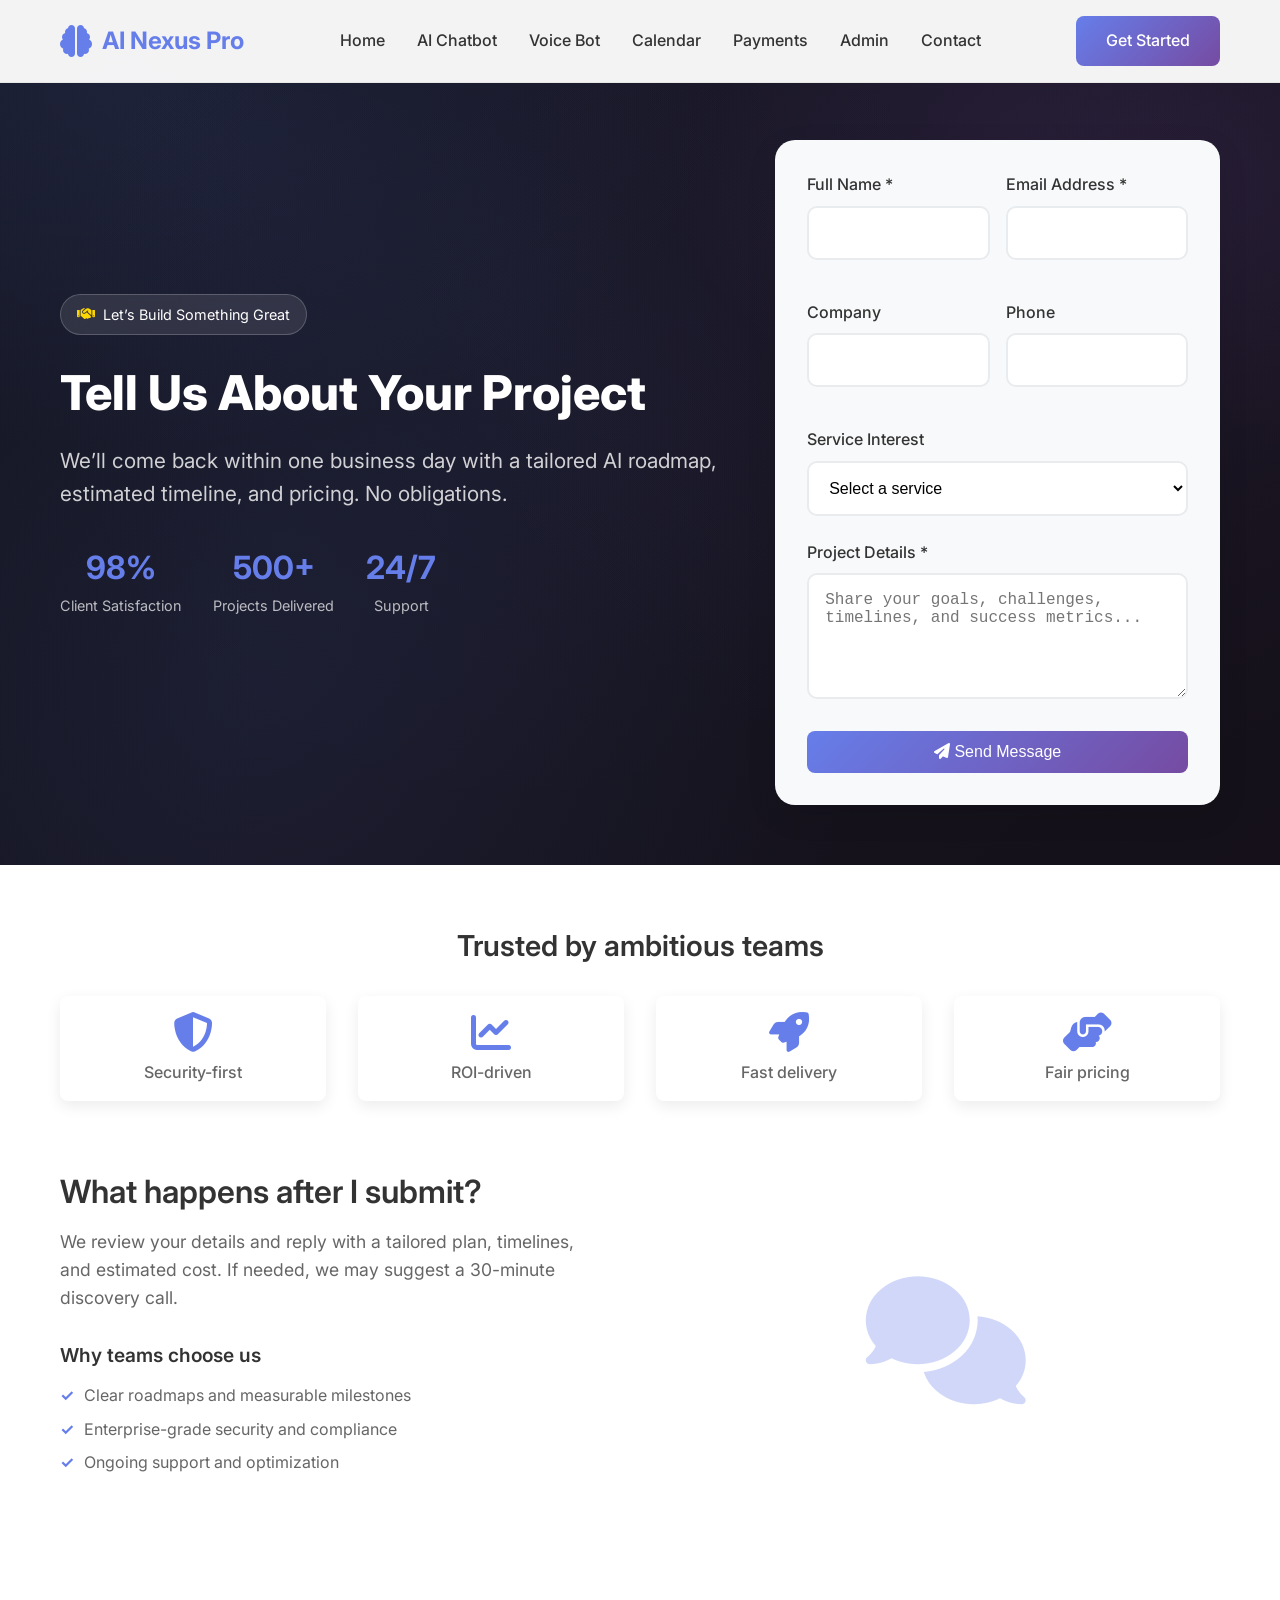
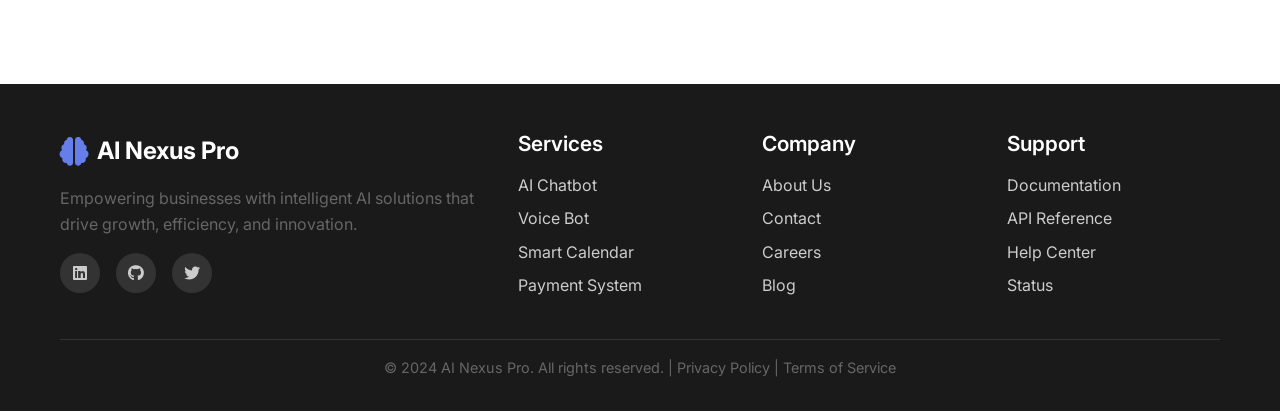
<file: pages/contact.html>
<!DOCTYPE html>
<html lang="en">
<head>
  <meta charset="UTF-8" />
  <meta name="viewport" content="width=device-width, initial-scale=1.0" />
  <title>Contact Us • AI Nexus Pro</title>
  <meta name="description" content="Speak with AI Nexus Pro. Share your goals and get a tailored AI roadmap and proposal." />

  <link rel="icon" type="image/x-icon" href="../assets/favicon.ico" />
  <link rel="preconnect" href="https://fonts.googleapis.com">
  <link rel="preconnect" href="https://fonts.gstatic.com" crossorigin>
  <link href="https://fonts.googleapis.com/css2?family=Inter:wght@300;400;500;600;700;800&display=swap" rel="stylesheet">
  <link rel="stylesheet" href="https://cdnjs.cloudflare.com/ajax/libs/font-awesome/6.4.0/css/all.min.css">

  <link rel="stylesheet" href="../css/style.css" />
</head>
<body>
  <!-- Navigation -->
  <nav class="navbar">
    <div class="nav-container">
      <div class="nav-logo" onclick="window.location.href='../index.html'" style="cursor:pointer">
        <i class="fas fa-brain"></i>
        <span>AI Nexus Pro</span>
      </div>
      <ul class="nav-menu">
        <li class="nav-item"><a href="../index.html" class="nav-link">Home</a></li>
        <li class="nav-item"><a href="chatbot.html" class="nav-link">AI Chatbot</a></li>
        <li class="nav-item"><a href="voicebot.html" class="nav-link">Voice Bot</a></li>
        <li class="nav-item"><a href="calendar.html" class="nav-link">Calendar</a></li>
        <li class="nav-item"><a href="payments.html" class="nav-link">Payments</a></li>
        <li class="nav-item"><a href="admin.html" class="nav-link">Admin</a></li>
        <li class="nav-item"><a href="#" class="nav-link">Contact</a></li>
      </ul>
      <div class="nav-actions">
        <a href="#contact" class="btn btn-primary btn-sm">Get Started</a>
      </div>
      <div class="hamburger">
        <span class="bar"></span>
        <span class="bar"></span>
        <span class="bar"></span>
      </div>
    </div>
  </nav>

  <!-- Contact Hero -->
  <section class="hero" style="min-height: 60vh; padding: 140px 0 60px;">
    <div class="hero-background">
      <div class="hero-particles"></div>
      <div class="hero-gradient"></div>
    </div>
    <div class="hero-container" style="grid-template-columns: 1.2fr 0.8fr; gap: 3rem;">
      <div class="hero-content">
        <div class="hero-badge"><i class="fas fa-handshake"></i><span>Let’s Build Something Great</span></div>
        <h1 class="hero-title" style="font-size: 3rem;">Tell Us About Your Project</h1>
        <p class="hero-subtitle">We’ll come back within one business day with a tailored AI roadmap, estimated timeline, and pricing. No obligations.</p>
        <div class="hero-stats">
          <div class="stat-item"><span class="stat-number">98%</span><span class="stat-label">Client Satisfaction</span></div>
          <div class="stat-item"><span class="stat-number">500+</span><span class="stat-label">Projects Delivered</span></div>
          <div class="stat-item"><span class="stat-number">24/7</span><span class="stat-label">Support</span></div>
        </div>
      </div>
      <div class="contact-form" id="contact">
        <form id="contactForm">
          <div class="form-row">
            <div class="form-group">
              <label for="name">Full Name *</label>
              <input type="text" id="name" name="name" required />
            </div>
            <div class="form-group">
              <label for="email">Email Address *</label>
              <input type="email" id="email" name="email" required />
            </div>
          </div>
          <div class="form-row">
            <div class="form-group">
              <label for="company">Company</label>
              <input type="text" id="company" name="company" />
            </div>
            <div class="form-group">
              <label for="phone">Phone</label>
              <input type="tel" id="phone" name="phone" />
            </div>
          </div>
          <div class="form-group">
            <label for="service">Service Interest</label>
            <select id="service" name="service">
              <option value="">Select a service</option>
              <option value="mobile">Mobile AI Integration</option>
              <option value="web">Web AI Integration</option>
              <option value="enterprise">Enterprise AI Solutions</option>
              <option value="custom">Custom AI Development</option>
              <option value="consultation">AI Consultation</option>
            </select>
          </div>
          <div class="form-group">
            <label for="message">Project Details *</label>
            <textarea id="message" name="message" rows="5" required placeholder="Share your goals, challenges, timelines, and success metrics..."></textarea>
          </div>
          <button type="submit" class="btn btn-primary btn-full"><i class="fas fa-paper-plane"></i> Send Message</button>
        </form>
      </div>
    </div>
  </section>

  <!-- Trust Section -->
  <section class="partners-section">
    <div class="container">
      <h3>Trusted by ambitious teams</h3>
      <div class="partners-grid">
        <div class="partner-item"><i class="fas fa-shield-alt"></i><span>Security-first</span></div>
        <div class="partner-item"><i class="fas fa-chart-line"></i><span>ROI-driven</span></div>
        <div class="partner-item"><i class="fas fa-rocket"></i><span>Fast delivery</span></div>
        <div class="partner-item"><i class="fas fa-hands-helping"></i><span>Fair pricing</span></div>
      </div>
    </div>
  </section>

  <!-- FAQ / Assurance -->
  <section class="services" style="padding-top: 40px">
    <div class="container">
      <div class="service-detail">
        <div class="service-content">
          <h3>What happens after I submit?</h3>
          <p>We review your details and reply with a tailored plan, timelines, and estimated cost. If needed, we may suggest a 30-minute discovery call.</p>
          <div class="service-features">
            <h4>Why teams choose us</h4>
            <ul>
              <li>Clear roadmaps and measurable milestones</li>
              <li>Enterprise-grade security and compliance</li>
              <li>Ongoing support and optimization</li>
            </ul>
          </div>
        </div>
        <div class="service-image"><i class="fas fa-comments"></i></div>
      </div>
    </div>
  </section>

  <!-- Footer -->
  <footer class="footer">
    <div class="container">
      <div class="footer-content">
        <div class="footer-section">
          <div class="footer-logo"><i class="fas fa-brain"></i><span>AI Nexus Pro</span></div>
          <p>Empowering businesses with intelligent AI solutions that drive growth, efficiency, and innovation.</p>
          <div class="footer-social">
            <a href="#" class="social-link"><i class="fab fa-linkedin"></i></a>
            <a href="#" class="social-link"><i class="fab fa-github"></i></a>
            <a href="#" class="social-link"><i class="fab fa-twitter"></i></a>
          </div>
        </div>
        <div class="footer-section">
          <h4>Services</h4>
          <ul>
            <li><a href="chatbot.html">AI Chatbot</a></li>
            <li><a href="voicebot.html">Voice Bot</a></li>
            <li><a href="calendar.html">Smart Calendar</a></li>
            <li><a href="payments.html">Payment System</a></li>
          </ul>
        </div>
        <div class="footer-section">
          <h4>Company</h4>
          <ul>
            <li><a href="../index.html#about">About Us</a></li>
            <li><a href="#contact">Contact</a></li>
            <li><a href="#">Careers</a></li>
            <li><a href="#">Blog</a></li>
          </ul>
        </div>
        <div class="footer-section">
          <h4>Support</h4>
          <ul>
            <li><a href="#">Documentation</a></li>
            <li><a href="#">API Reference</a></li>
            <li><a href="#">Help Center</a></li>
            <li><a href="#">Status</a></li>
          </ul>
        </div>
      </div>
      <div class="footer-bottom">
        <p>&copy; 2024 AI Nexus Pro. All rights reserved. | Privacy Policy | Terms of Service</p>
      </div>
    </div>
  </footer>

  <script src="../js/config.js"></script>
  <script src="../js/ai-integration.js"></script>
  <script src="../js/script.js"></script>
</body>
</html>
</file>
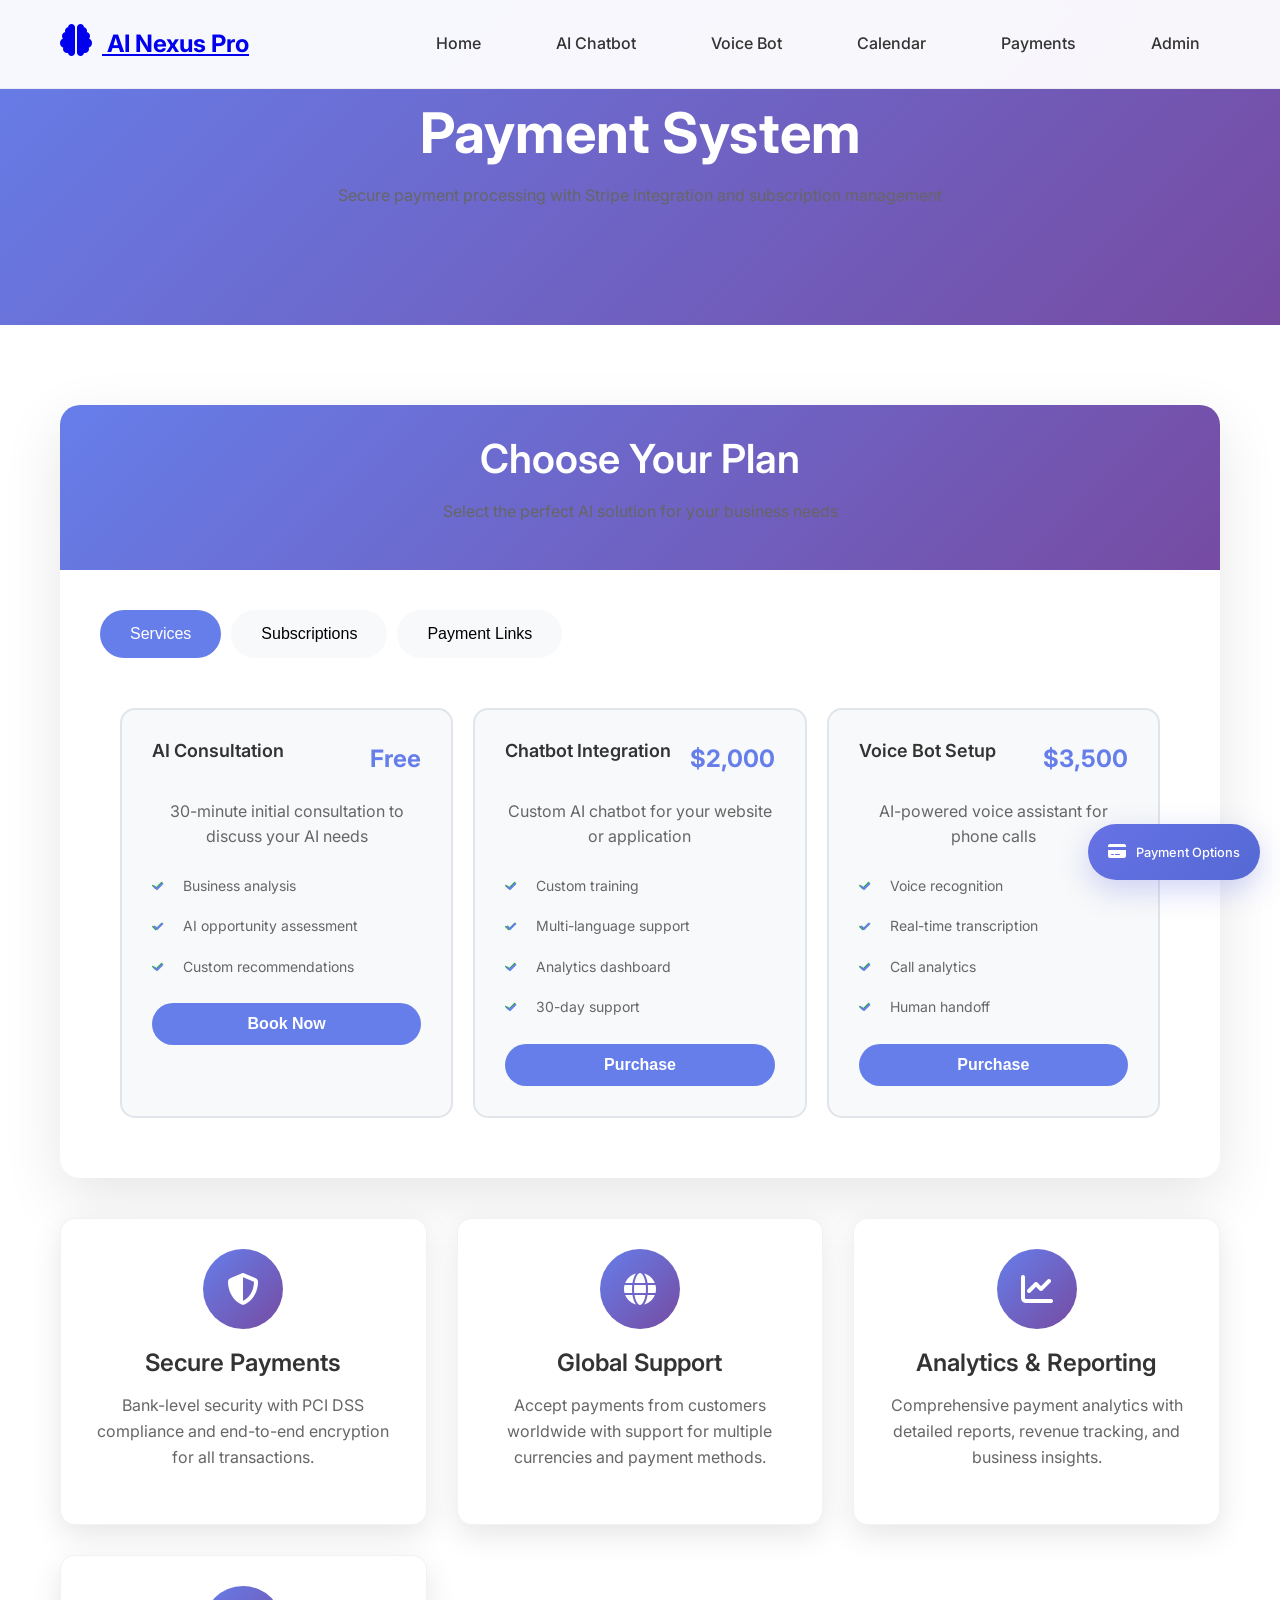
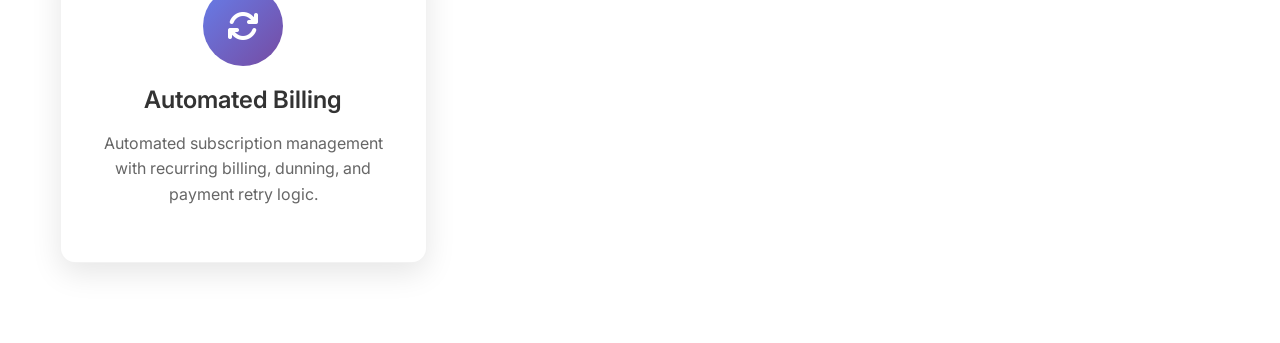
<file: pages/payments.html>
<!DOCTYPE html>
<html lang="en">
<head>
    <meta charset="UTF-8">
    <meta name="viewport" content="width=device-width, initial-scale=1.0">
    <title>Payment System - AI Nexus Pro</title>
    <meta name="description" content="Secure payment processing with Stripe integration and subscription management">
    
    <!-- Favicon -->
    <link rel="icon" type="image/x-icon" href="../assets/favicon.ico">
    
    <!-- Google Fonts -->
    <link rel="preconnect" href="https://fonts.googleapis.com">
    <link rel="preconnect" href="https://fonts.gstatic.com" crossorigin>
    <link href="https://fonts.googleapis.com/css2?family=Inter:wght@300;400;500;600;700;800&display=swap" rel="stylesheet">
    
    <!-- Font Awesome -->
    <link rel="stylesheet" href="https://cdnjs.cloudflare.com/ajax/libs/font-awesome/6.4.0/css/all.min.css">
    
    <!-- Custom CSS -->
    <link rel="stylesheet" href="../css/style.css">
    <link rel="stylesheet" href="../css/integrations.css">
    
    <style>
        .payments-hero {
            background: linear-gradient(135deg, #667eea 0%, #764ba2 100%);
            color: white;
            padding: 100px 0;
            text-align: center;
        }
        
        .payments-container {
            max-width: 1200px;
            margin: 0 auto;
            padding: 40px 20px;
        }
        
        .payments-demo {
            background: white;
            border-radius: 20px;
            box-shadow: 0 20px 60px rgba(0, 0, 0, 0.1);
            margin: 40px 0;
            overflow: hidden;
        }
        
        .payments-header {
            background: linear-gradient(135deg, #667eea 0%, #764ba2 100%);
            color: white;
            padding: 30px;
            text-align: center;
        }
        
        .payments-content {
            padding: 40px;
        }
        
        .payments-tabs {
            display: flex;
            gap: 10px;
            margin-bottom: 30px;
        }
        
        .payments-tab {
            padding: 15px 30px;
            background: #f8f9fa;
            border: none;
            border-radius: 25px;
            cursor: pointer;
            font-size: 16px;
            transition: all 0.3s ease;
        }
        
        .payments-tab.active {
            background: #667eea;
            color: white;
        }
        
        .tab-content {
            display: none;
        }
        
        .tab-content.active {
            display: block;
        }
        
        .services-grid {
            display: grid;
            grid-template-columns: repeat(auto-fit, minmax(300px, 1fr));
            gap: 20px;
        }
        
        .service-card {
            background: #f8f9fa;
            border: 2px solid #e1e5e9;
            border-radius: 15px;
            padding: 30px;
            text-align: center;
            transition: all 0.3s ease;
        }
        
        .service-card:hover {
            border-color: #667eea;
            transform: translateY(-5px);
        }
        
        .service-header {
            margin-bottom: 20px;
        }
        
        .service-header h4 {
            margin: 0 0 10px 0;
            color: #333;
        }
        
        .service-price {
            font-size: 24px;
            font-weight: 700;
            color: #667eea;
        }
        
        .service-card p {
            margin: 15px 0;
            color: #666;
        }
        
        .service-features {
            list-style: none;
            padding: 0;
            margin: 20px 0;
        }
        
        .service-features li {
            padding: 5px 0;
            color: #666;
        }
        
        .service-features i {
            color: #28a745;
            margin-right: 10px;
        }
        
        .service-btn {
            background: #667eea;
            color: white;
            border: none;
            padding: 12px 30px;
            border-radius: 25px;
            cursor: pointer;
            font-size: 16px;
            transition: all 0.3s ease;
        }
        
        .service-btn:hover {
            background: #5a6fd8;
            transform: scale(1.05);
        }
        
        .subscriptions-grid {
            display: grid;
            grid-template-columns: repeat(auto-fit, minmax(300px, 1fr));
            gap: 20px;
        }
        
        .subscription-card {
            background: #f8f9fa;
            border: 2px solid #e1e5e9;
            border-radius: 15px;
            padding: 30px;
            text-align: center;
            transition: all 0.3s ease;
            position: relative;
        }
        
        .subscription-card.featured {
            border-color: #667eea;
            background: linear-gradient(135deg, #f0f4ff 0%, #e8f2ff 100%);
        }
        
        .subscription-badge {
            position: absolute;
            top: -10px;
            left: 50%;
            transform: translateX(-50%);
            background: #667eea;
            color: white;
            padding: 5px 20px;
            border-radius: 15px;
            font-size: 12px;
            font-weight: 600;
        }
        
        .subscription-header h4 {
            margin: 0 0 10px 0;
            color: #333;
        }
        
        .subscription-price {
            font-size: 32px;
            font-weight: 700;
            color: #667eea;
            margin: 15px 0;
        }
        
        .subscription-features {
            list-style: none;
            padding: 0;
            margin: 20px 0;
        }
        
        .subscription-features li {
            padding: 8px 0;
            color: #666;
        }
        
        .subscription-features i {
            color: #28a745;
            margin-right: 10px;
        }
        
        .subscription-btn {
            background: #667eea;
            color: white;
            border: none;
            padding: 15px 40px;
            border-radius: 25px;
            cursor: pointer;
            font-size: 16px;
            transition: all 0.3s ease;
        }
        
        .subscription-btn:hover {
            background: #5a6fd8;
            transform: scale(1.05);
        }
        
        .featured-btn {
            background: #28a745;
        }
        
        .featured-btn:hover {
            background: #218838;
        }
        
        .payment-links-content {
            text-align: center;
        }
        
        .links-header h4 {
            margin-bottom: 10px;
            color: #333;
        }
        
        .links-header p {
            color: #666;
            margin-bottom: 30px;
        }
        
        .payment-links-grid {
            display: grid;
            grid-template-columns: repeat(auto-fit, minmax(250px, 1fr));
            gap: 20px;
            margin-bottom: 30px;
        }
        
        .payment-link-card {
            background: #f8f9fa;
            border: 1px solid #e1e5e9;
            border-radius: 15px;
            padding: 20px;
            text-align: center;
            transition: all 0.3s ease;
        }
        
        .payment-link-card:hover {
            border-color: #667eea;
            transform: translateY(-2px);
        }
        
        .link-info h5 {
            margin: 0 0 10px 0;
            color: #333;
        }
        
        .link-info p {
            margin: 0 0 15px 0;
            color: #666;
        }
        
        .link-price {
            font-size: 20px;
            font-weight: 700;
            color: #667eea;
            margin-bottom: 15px;
        }
        
        .copy-link-btn {
            background: #667eea;
            color: white;
            border: none;
            padding: 10px 20px;
            border-radius: 20px;
            cursor: pointer;
            font-size: 14px;
            transition: all 0.3s ease;
        }
        
        .copy-link-btn:hover {
            background: #5a6fd8;
        }
        
        .create-link-section {
            background: #f8f9fa;
            border-radius: 15px;
            padding: 30px;
            margin-top: 30px;
        }
        
        .create-link-section h5 {
            margin-bottom: 20px;
            color: #333;
        }
        
        .create-link-form {
            display: grid;
            grid-template-columns: repeat(auto-fit, minmax(200px, 1fr));
            gap: 15px;
        }
        
        .form-group {
            display: flex;
            flex-direction: column;
        }
        
        .form-group label {
            margin-bottom: 5px;
            color: #333;
            font-weight: 600;
        }
        
        .form-group input {
            padding: 12px;
            border: 1px solid #e1e5e9;
            border-radius: 8px;
            font-size: 14px;
        }
        
        .create-link-btn {
            background: #28a745;
            color: white;
            border: none;
            padding: 12px 30px;
            border-radius: 25px;
            cursor: pointer;
            font-size: 16px;
            transition: all 0.3s ease;
        }
        
        .create-link-btn:hover {
            background: #218838;
        }
        
        .features-grid {
            display: grid;
            grid-template-columns: repeat(auto-fit, minmax(300px, 1fr));
            gap: 30px;
            margin: 40px 0;
        }
        
        .feature-card {
            background: white;
            padding: 30px;
            border-radius: 15px;
            box-shadow: 0 10px 30px rgba(0, 0, 0, 0.1);
            text-align: center;
        }
        
        .feature-icon {
            width: 80px;
            height: 80px;
            background: linear-gradient(135deg, #667eea 0%, #764ba2 100%);
            border-radius: 50%;
            display: flex;
            align-items: center;
            justify-content: center;
            margin: 0 auto 20px;
            font-size: 30px;
            color: white;
        }
    </style>
</head>
<body>
    <!-- Navigation -->
    <nav class="navbar">
        <div class="nav-container">
            <div class="nav-logo">
                <a href="../index.html">
                    <i class="fas fa-brain"></i>
                    <span>AI Nexus Pro</span>
                </a>
            </div>
            <ul class="nav-menu">
                <li class="nav-item">
                    <a href="../index.html" class="nav-link">Home</a>
                </li>
                <li class="nav-item">
                    <a href="chatbot.html" class="nav-link">AI Chatbot</a>
                </li>
                <li class="nav-item">
                    <a href="voicebot.html" class="nav-link">Voice Bot</a>
                </li>
                <li class="nav-item">
                    <a href="calendar.html" class="nav-link">Calendar</a>
                </li>
                <li class="nav-item">
                    <a href="payments.html" class="nav-link active">Payments</a>
                </li>
                <li class="nav-item">
                    <a href="admin.html" class="nav-link">Admin</a>
                </li>
            </ul>
        </div>
    </nav>

    <!-- Hero Section -->
    <section class="payments-hero">
        <div class="container">
            <h1>Payment System</h1>
            <p>Secure payment processing with Stripe integration and subscription management</p>
        </div>
    </section>

    <!-- Payments Demo -->
    <section class="payments-container">
        <div class="payments-demo">
            <div class="payments-header">
                <h2>Choose Your Plan</h2>
                <p>Select the perfect AI solution for your business needs</p>
            </div>
            <div class="payments-content">
                <div class="payments-tabs">
                    <button class="payments-tab active" data-tab="services">Services</button>
                    <button class="payments-tab" data-tab="subscriptions">Subscriptions</button>
                    <button class="payments-tab" data-tab="payment-links">Payment Links</button>
                </div>
                
                <div class="tab-content active" id="services">
                    <div class="services-grid">
                        <div class="service-card">
                            <div class="service-header">
                                <h4>AI Consultation</h4>
                                <div class="service-price">Free</div>
                            </div>
                            <p>30-minute initial consultation to discuss your AI needs</p>
                            <ul class="service-features">
                                <li><i class="fas fa-check"></i> Business analysis</li>
                                <li><i class="fas fa-check"></i> AI opportunity assessment</li>
                                <li><i class="fas fa-check"></i> Custom recommendations</li>
                            </ul>
                            <button class="service-btn" onclick="bookConsultation()">Book Now</button>
                        </div>
                        
                        <div class="service-card">
                            <div class="service-header">
                                <h4>Chatbot Integration</h4>
                                <div class="service-price">$2,000</div>
                            </div>
                            <p>Custom AI chatbot for your website or application</p>
                            <ul class="service-features">
                                <li><i class="fas fa-check"></i> Custom training</li>
                                <li><i class="fas fa-check"></i> Multi-language support</li>
                                <li><i class="fas fa-check"></i> Analytics dashboard</li>
                                <li><i class="fas fa-check"></i> 30-day support</li>
                            </ul>
                            <button class="service-btn" onclick="purchaseService('chatbot')">Purchase</button>
                        </div>
                        
                        <div class="service-card">
                            <div class="service-header">
                                <h4>Voice Bot Setup</h4>
                                <div class="service-price">$3,500</div>
                            </div>
                            <p>AI-powered voice assistant for phone calls</p>
                            <ul class="service-features">
                                <li><i class="fas fa-check"></i> Voice recognition</li>
                                <li><i class="fas fa-check"></i> Real-time transcription</li>
                                <li><i class="fas fa-check"></i> Call analytics</li>
                                <li><i class="fas fa-check"></i> Human handoff</li>
                            </ul>
                            <button class="service-btn" onclick="purchaseService('voicebot')">Purchase</button>
                        </div>
                    </div>
                </div>
                
                <div class="tab-content" id="subscriptions">
                    <div class="subscriptions-grid">
                        <div class="subscription-card">
                            <div class="subscription-header">
                                <h4>Starter Plan</h4>
                                <div class="subscription-price">$99<span style="font-size: 16px;">/month</span></div>
                            </div>
                            <ul class="subscription-features">
                                <li><i class="fas fa-check"></i> Basic AI chatbot</li>
                                <li><i class="fas fa-check"></i> 1,000 conversations/month</li>
                                <li><i class="fas fa-check"></i> Email support</li>
                                <li><i class="fas fa-check"></i> Basic analytics</li>
                            </ul>
                            <button class="subscription-btn" onclick="subscribe('starter')">Subscribe</button>
                        </div>
                        
                        <div class="subscription-card featured">
                            <div class="subscription-badge">Most Popular</div>
                            <div class="subscription-header">
                                <h4>Professional Plan</h4>
                                <div class="subscription-price">$299<span style="font-size: 16px;">/month</span></div>
                            </div>
                            <ul class="subscription-features">
                                <li><i class="fas fa-check"></i> Advanced AI chatbot</li>
                                <li><i class="fas fa-check"></i> Voice bot integration</li>
                                <li><i class="fas fa-check"></i> 10,000 conversations/month</li>
                                <li><i class="fas fa-check"></i> Priority support</li>
                                <li><i class="fas fa-check"></i> Advanced analytics</li>
                                <li><i class="fas fa-check"></i> Custom integrations</li>
                            </ul>
                            <button class="subscription-btn featured-btn" onclick="subscribe('professional')">Subscribe</button>
                        </div>
                        
                        <div class="subscription-card">
                            <div class="subscription-header">
                                <h4>Enterprise Plan</h4>
                                <div class="subscription-price">$999<span style="font-size: 16px;">/month</span></div>
                            </div>
                            <ul class="subscription-features">
                                <li><i class="fas fa-check"></i> Full AI suite</li>
                                <li><i class="fas fa-check"></i> Unlimited conversations</li>
                                <li><i class="fas fa-check"></i> 24/7 phone support</li>
                                <li><i class="fas fa-check"></i> Custom development</li>
                                <li><i class="fas fa-check"></i> Dedicated account manager</li>
                                <li><i class="fas fa-check"></i> SLA guarantee</li>
                            </ul>
                            <button class="subscription-btn" onclick="subscribe('enterprise')">Subscribe</button>
                        </div>
                    </div>
                </div>
                
                <div class="tab-content" id="payment-links">
                    <div class="payment-links-content">
                        <div class="links-header">
                            <h4>Quick Payment Links</h4>
                            <p>Use these pre-configured payment links for common services</p>
                        </div>
                        
                        <div class="payment-links-grid">
                            <div class="payment-link-card">
                                <div class="link-info">
                                    <h5>Consultation Call</h5>
                                    <p>60-minute detailed consultation</p>
                                    <div class="link-price">$150</div>
                                </div>
                                <button class="copy-link-btn" onclick="copyPaymentLink('consultation')">
                                    <i class="fas fa-copy"></i> Copy Link
                                </button>
                            </div>
                            
                            <div class="payment-link-card">
                                <div class="link-info">
                                    <h5>Technical Review</h5>
                                    <p>Comprehensive technical assessment</p>
                                    <div class="link-price">$500</div>
                                </div>
                                <button class="copy-link-btn" onclick="copyPaymentLink('technical')">
                                    <i class="fas fa-copy"></i> Copy Link
                                </button>
                            </div>
                            
                            <div class="payment-link-card">
                                <div class="link-info">
                                    <h5>Custom Quote</h5>
                                    <p>Bespoke AI solution pricing</p>
                                    <div class="link-price">Contact Us</div>
                                </div>
                                <button class="copy-link-btn" onclick="copyPaymentLink('custom')">
                                    <i class="fas fa-copy"></i> Copy Link
                                </button>
                            </div>
                        </div>
                        
                        <div class="create-link-section">
                            <h5>Create Custom Payment Link</h5>
                            <div class="create-link-form">
                                <div class="form-group">
                                    <label>Service Name</label>
                                    <input type="text" id="serviceName" placeholder="e.g., AI Training Session">
                                </div>
                                <div class="form-group">
                                    <label>Amount ($)</label>
                                    <input type="number" id="serviceAmount" placeholder="0.00">
                                </div>
                                <div class="form-group">
                                    <label>Description</label>
                                    <input type="text" id="serviceDescription" placeholder="Brief description of the service">
                                </div>
                                <div class="form-group">
                                    <button class="create-link-btn" onclick="createCustomLink()">
                                        <i class="fas fa-plus"></i> Create Link
                                    </button>
                                </div>
                            </div>
                        </div>
                    </div>
                </div>
            </div>
        </div>

        <!-- Features -->
        <div class="features-grid">
            <div class="feature-card">
                <div class="feature-icon">
                    <i class="fas fa-shield-alt"></i>
                </div>
                <h3>Secure Payments</h3>
                <p>Bank-level security with PCI DSS compliance and end-to-end encryption for all transactions.</p>
            </div>
            <div class="feature-card">
                <div class="feature-icon">
                    <i class="fas fa-globe"></i>
                </div>
                <h3>Global Support</h3>
                <p>Accept payments from customers worldwide with support for multiple currencies and payment methods.</p>
            </div>
            <div class="feature-card">
                <div class="feature-icon">
                    <i class="fas fa-chart-line"></i>
                </div>
                <h3>Analytics & Reporting</h3>
                <p>Comprehensive payment analytics with detailed reports, revenue tracking, and business insights.</p>
            </div>
            <div class="feature-card">
                <div class="feature-icon">
                    <i class="fas fa-sync"></i>
                </div>
                <h3>Automated Billing</h3>
                <p>Automated subscription management with recurring billing, dunning, and payment retry logic.</p>
            </div>
        </div>
    </section>

    <!-- Scripts -->
    <script src="../js/config.js"></script>
    <script src="../js/stripe-payments.js"></script>
    <script>
        // Enhanced payments functionality
        class EnhancedPayments {
            constructor() {
                this.init();
            }

            init() {
                this.setupEventListeners();
            }

            setupEventListeners() {
                const tabs = document.querySelectorAll('.payments-tab');
                tabs.forEach(tab => {
                    tab.addEventListener('click', () => {
                        this.switchTab(tab.dataset.tab);
                    });
                });
            }

            switchTab(tabName) {
                const tabs = document.querySelectorAll('.payments-tab');
                const contents = document.querySelectorAll('.tab-content');

                tabs.forEach(tab => tab.classList.remove('active'));
                contents.forEach(content => content.classList.remove('active'));

                document.querySelector(`[data-tab="${tabName}"]`).classList.add('active');
                document.getElementById(tabName).classList.add('active');
            }
        }

        // Global payment functions
        function bookConsultation() {
            alert('Redirecting to calendar to book your free consultation...');
            window.location.href = 'calendar.html';
        }

        function purchaseService(service) {
            const services = {
                chatbot: { name: 'Chatbot Integration', price: 2000 },
                voicebot: { name: 'Voice Bot Setup', price: 3500 }
            };
            
            const serviceInfo = services[service];
            if (confirm(`Purchase ${serviceInfo.name} for $${serviceInfo.price}?`)) {
                alert('Redirecting to secure payment page...');
                // In a real implementation, this would redirect to Stripe Checkout
            }
        }

        function subscribe(plan) {
            const plans = {
                starter: { name: 'Starter Plan', price: 99 },
                professional: { name: 'Professional Plan', price: 299 },
                enterprise: { name: 'Enterprise Plan', price: 999 }
            };
            
            const planInfo = plans[plan];
            if (confirm(`Subscribe to ${planInfo.name} for $${planInfo.price}/month?`)) {
                alert('Redirecting to secure payment page...');
                // In a real implementation, this would redirect to Stripe Checkout
            }
        }

        function copyPaymentLink(type) {
            const links = {
                consultation: 'https://checkout.stripe.com/pay/cs_test_consultation',
                technical: 'https://checkout.stripe.com/pay/cs_test_technical',
                custom: 'https://ainexuspro.com/contact'
            };
            
            navigator.clipboard.writeText(links[type]).then(() => {
                alert('Payment link copied to clipboard!');
            });
        }

        function createCustomLink() {
            const name = document.getElementById('serviceName').value;
            const amount = document.getElementById('serviceAmount').value;
            const description = document.getElementById('serviceDescription').value;
            
            if (!name || !amount || !description) {
                alert('Please fill in all fields');
                return;
            }
            
            alert(`Custom payment link created for ${name} at $${amount}!`);
            // In a real implementation, this would create a Stripe payment link
        }

        // Initialize enhanced payments
        document.addEventListener('DOMContentLoaded', () => {
            new EnhancedPayments();
        });
    </script>
</body>
</html>
</file>
<file: css/style.css>
/* Reset and Base Styles */
* {
    margin: 0;
    padding: 0;
    box-sizing: border-box;
}

html {
    scroll-behavior: smooth;
}

/* Loading Screen */
.loading-screen {
    position: fixed;
    top: 0;
    left: 0;
    width: 100%;
    height: 100%;
    background: linear-gradient(135deg, #667eea 0%, #764ba2 100%);
    display: flex;
    justify-content: center;
    align-items: center;
    z-index: 10000;
    transition: opacity 0.5s ease-out;
}

.loading-content {
    text-align: center;
    color: white;
}

.loading-logo {
    display: flex;
    align-items: center;
    justify-content: center;
    font-size: 2rem;
    font-weight: 700;
    margin-bottom: 2rem;
}

.loading-logo i {
    margin-right: 10px;
    font-size: 2.5rem;
}

.loading-spinner {
    width: 50px;
    height: 50px;
    border: 3px solid rgba(255, 255, 255, 0.3);
    border-top: 3px solid white;
    border-radius: 50%;
    animation: spin 1s linear infinite;
    margin: 0 auto 1rem;
}

@keyframes spin {
    0% { transform: rotate(0deg); }
    100% { transform: rotate(360deg); }
}

/* Gradient Text */
.gradient-text {
    background: linear-gradient(135deg, #667eea 0%, #764ba2 100%);
    -webkit-background-clip: text;
    -webkit-text-fill-color: transparent;
    background-clip: text;
}

/* Enhanced Navigation */
.navbar {
    position: fixed;
    top: 0;
    width: 100%;
    background: rgba(255, 255, 255, 0.95);
    backdrop-filter: blur(20px);
    z-index: 1000;
    padding: 1rem 0;
    transition: all 0.3s ease;
    border-bottom: 1px solid rgba(0, 0, 0, 0.05);
}

.nav-container {
    max-width: 1200px;
    margin: 0 auto;
    padding: 0 20px;
    display: flex;
    justify-content: space-between;
    align-items: center;
}

.nav-logo {
    display: flex;
    align-items: center;
    font-size: 1.5rem;
    font-weight: 700;
    color: #667eea;
}

.nav-logo i {
    margin-right: 10px;
    font-size: 2rem;
}

.nav-menu {
    display: flex;
    list-style: none;
    gap: 2rem;
}

.nav-link {
    text-decoration: none;
    color: #333;
    font-weight: 500;
    transition: all 0.3s ease;
    position: relative;
}

.nav-link:hover {
    color: #667eea;
}

.nav-link::after {
    content: '';
    position: absolute;
    bottom: -5px;
    left: 0;
    width: 0;
    height: 2px;
    background: linear-gradient(135deg, #667eea 0%, #764ba2 100%);
    transition: width 0.3s ease;
}

.nav-link:hover::after {
    width: 100%;
}

.nav-actions {
    display: flex;
    align-items: center;
    gap: 1rem;
}

.btn-sm {
    padding: 8px 20px;
    font-size: 0.9rem;
}

/* Enhanced Image Styles */
.hero-bg-image {
    width: 100%;
    height: 100%;
    object-fit: cover;
    position: absolute;
    top: 0;
    left: 0;
    z-index: 1;
    border-radius: 20px;
}

.hero-image {
    overflow: hidden;
    border-radius: 20px;
    box-shadow: 0 20px 40px rgba(0, 0, 0, 0.1);
    position: relative;
}

.ai-animation {
    z-index: 2;
    position: relative;
}

.service-img {
    width: 100%;
    height: 300px;
    object-fit: cover;
    border-radius: 12px;
    box-shadow: 0 10px 30px rgba(0, 0, 0, 0.1);
    transition: transform 0.3s ease, box-shadow 0.3s ease;
}

.service-img:hover {
    transform: scale(1.05);
    box-shadow: 0 15px 40px rgba(0, 0, 0, 0.15);
}

.author-img {
    width: 60px;
    height: 60px;
    border-radius: 50%;
    object-fit: cover;
    border: 3px solid #667eea;
}

.team-img {
    width: 100%;
    height: 400px;
    object-fit: cover;
    border-radius: 12px;
    box-shadow: 0 15px 40px rgba(0, 0, 0, 0.1);
    margin-bottom: 2rem;
}

.about-content {
    display: grid;
    grid-template-columns: 1fr 2fr;
    gap: 3rem;
    align-items: start;
}

.about-image {
    position: relative;
}

.about-image::before {
    content: '';
    position: absolute;
    top: -10px;
    left: -10px;
    right: 10px;
    bottom: 10px;
    background: linear-gradient(135deg, #667eea 0%, #764ba2 100%);
    border-radius: 12px;
    z-index: -1;
    opacity: 0.1;
}

/* Enhanced Service Image Container */
.service-image {
    display: flex;
    justify-content: center;
    align-items: center;
    min-height: 300px;
}

/* Responsive adjustments for images */
@media (max-width: 768px) {
    .about-content {
        grid-template-columns: 1fr;
        gap: 2rem;
    }
    
    .team-img {
        height: 300px;
    }
    
    .service-img {
        height: 250px;
    }
    
    .hero-bg-image {
        border-radius: 15px;
    }
}

body {
    font-family: 'Inter', sans-serif;
    line-height: 1.6;
    color: #333;
    background-color: #ffffff;
}

.container {
    max-width: 1200px;
    margin: 0 auto;
    padding: 0 20px;
}

/* Typography */
h1, h2, h3, h4, h5, h6 {
    font-weight: 600;
    line-height: 1.2;
    margin-bottom: 1rem;
}

h1 {
    font-size: 3.5rem;
    font-weight: 700;
}

h2 {
    font-size: 2.5rem;
}

h3 {
    font-size: 1.8rem;
}

h4 {
    font-size: 1.3rem;
}

p {
    margin-bottom: 1rem;
    color: #666;
}

/* Buttons */
.btn {
    display: inline-block;
    padding: 12px 30px;
    border-radius: 8px;
    text-decoration: none;
    font-weight: 500;
    transition: all 0.3s ease;
    border: none;
    cursor: pointer;
    font-size: 1rem;
}

.btn-primary {
    background: linear-gradient(135deg, #667eea 0%, #764ba2 100%);
    color: white;
}

.btn-primary:hover {
    transform: translateY(-2px);
    box-shadow: 0 10px 25px rgba(102, 126, 234, 0.3);
}

.btn-secondary {
    background: transparent;
    color: #667eea;
    border: 2px solid #667eea;
}

.btn-secondary:hover {
    background: #667eea;
    color: white;
    transform: translateY(-2px);
}

.btn-large {
    padding: 16px 40px;
    font-size: 1.1rem;
}

.btn-full {
    width: 100%;
}

/* Navigation */
.navbar {
    position: fixed;
    top: 0;
    width: 100%;
    background: rgba(255, 255, 255, 0.95);
    backdrop-filter: blur(10px);
    z-index: 1000;
    padding: 1rem 0;
    transition: all 0.3s ease;
}

.nav-container {
    max-width: 1200px;
    margin: 0 auto;
    padding: 0 20px;
    display: flex;
    justify-content: space-between;
    align-items: center;
}

.nav-logo {
    display: flex;
    align-items: center;
    font-size: 1.5rem;
    font-weight: 700;
    color: #667eea;
}

.nav-logo i {
    margin-right: 10px;
    font-size: 2rem;
}

.nav-menu {
    display: flex;
    list-style: none;
    gap: 2rem;
}

.nav-link {
    text-decoration: none;
    color: #333;
    font-weight: 500;
    transition: color 0.3s ease;
}

.nav-link:hover {
    color: #667eea;
}

.hamburger {
    display: none;
    flex-direction: column;
    cursor: pointer;
}

.bar {
    width: 25px;
    height: 3px;
    background-color: #333;
    margin: 3px 0;
    transition: 0.3s;
}

/* Hero Section */
.hero {
    padding: 140px 0 100px;
    background: radial-gradient(1000px 600px at 10% 10%, rgba(102,126,234,0.12), transparent 60%),
                radial-gradient(800px 500px at 90% 20%, rgba(118,75,162,0.12), transparent 60%),
                #0a0a0a;
    min-height: 100vh;
    display: flex;
    align-items: center;
    position: relative;
    overflow: hidden;
}

.hero-background {
    position: absolute;
    top: 0;
    left: 0;
    width: 100%;
    height: 100%;
    z-index: 1;
}

.hero-particles {
    position: absolute;
    top: 0;
    left: 0;
    width: 100%;
    height: 100%;
    background-image: 
        radial-gradient(circle at 20% 80%, rgba(102, 126, 234, 0.1) 0%, transparent 50%),
        radial-gradient(circle at 80% 20%, rgba(118, 75, 162, 0.1) 0%, transparent 50%),
        radial-gradient(circle at 40% 40%, rgba(102, 126, 234, 0.05) 0%, transparent 50%);
}

.hero-gradient {
    position: absolute;
    top: 0;
    left: 0;
    width: 100%;
    height: 100%;
    background: linear-gradient(135deg, rgba(102, 126, 234, 0.1) 0%, rgba(118, 75, 162, 0.1) 100%);
}

.hero-container {
    max-width: 1200px;
    margin: 0 auto;
    padding: 0 20px;
    display: grid;
    grid-template-columns: 1fr 1fr;
    gap: 4rem;
    align-items: center;
    position: relative;
    z-index: 2;
}

.hero-content {
    color: white;
}

.hero-badge {
    display: inline-flex;
    align-items: center;
    gap: 0.5rem;
    background: rgba(255, 255, 255, 0.1);
    backdrop-filter: blur(10px);
    padding: 0.5rem 1rem;
    border-radius: 25px;
    font-size: 0.9rem;
    margin-bottom: 2rem;
    border: 1px solid rgba(255, 255, 255, 0.2);
}

.hero-badge i {
    color: #ffd700;
}

.hero-title {
    font-size: 4.2rem;
    font-weight: 800;
    color: white;
    margin-bottom: 1.5rem;
    line-height: 1.1;
}

.hero-subtitle {
    font-size: 1.3rem;
    color: rgba(255, 255, 255, 0.8);
    margin-bottom: 2rem;
    line-height: 1.6;
}

.hero-stats {
    display: flex;
    gap: 2rem;
    margin-bottom: 2rem;
}

.stat-item {
    text-align: center;
}

.stat-number {
    display: block;
    font-size: 2rem;
    font-weight: 700;
    color: #667eea;
}

.stat-label {
    font-size: 0.9rem;
    color: rgba(255, 255, 255, 0.7);
}

.hero-buttons {
    display: flex;
    gap: 1rem;
    flex-wrap: wrap;
}

/* Trusted By Strip */
.trusted-by {
    background: #0f0f12;
    padding: 28px 0;
    border-top: 1px solid rgba(255,255,255,0.06);
    border-bottom: 1px solid rgba(255,255,255,0.06);
}
.trusted-inner {
    display: flex;
    gap: 24px;
    align-items: center;
    justify-content: space-between;
    color: #bfc3d9;
}
.trusted-label {
    font-size: 0.95rem;
    letter-spacing: .02em;
    color: #8e93ad;
}
.logo-grid {
    display: grid;
    grid-template-columns: repeat(5, minmax(120px, 1fr));
    gap: 18px;
    width: 100%;
}
.logo-item {
    display: flex;
    align-items: center;
    gap: 10px;
    background: rgba(255,255,255,0.02);
    border: 1px solid rgba(255,255,255,0.06);
    color: #d7dbf0;
    padding: 12px 14px;
    border-radius: 12px;
    justify-content: center;
}
.logo-item i { color: #9aa1ff; }
.logo-item span { font-size: 0.95rem; color: #c7cbdf; }

@media (max-width: 920px) {
    .trusted-inner { flex-direction: column; align-items: flex-start; gap: 12px; }
    .logo-grid { grid-template-columns: repeat(2, 1fr); width: 100%; }
}

/* Case Studies */
.case-studies {
    padding: 90px 0;
    background: #f8f9fb;
}
.case-grid {
    display: grid;
    grid-template-columns: repeat(auto-fit, minmax(280px, 1fr));
    gap: 1.5rem;
}
.case-card {
    background: #ffffff;
    border: 1px solid #eef0f5;
    border-radius: 18px;
    overflow: hidden;
    box-shadow: 0 10px 30px rgba(16,24,40,0.06);
    transition: transform .25s ease, box-shadow .25s ease;
}
.case-card:hover { transform: translateY(-6px); box-shadow: 0 18px 40px rgba(16,24,40,0.1); }
.case-media { height: 160px; background: #e9ecff; }
.case-media-1 { background: linear-gradient(135deg, #a1b0ff, #cdb0ff); }
.case-media-2 { background: linear-gradient(135deg, #9fe2bf, #b9e8ff); }
.case-media-3 { background: linear-gradient(135deg, #ffd39f, #ffb5c7); }
.case-content { padding: 1.25rem 1.25rem 1.1rem; }
.case-content h3 { margin-bottom: .35rem; font-size: 1.2rem; color: #1f2533; }
.case-content p { margin-bottom: .9rem; color: #5d6476; }
.case-meta { display: flex; gap: 1rem; color: #667085; font-size: .92rem; }

.hero-visual {
    display: flex;
    justify-content: center;
    align-items: center;
}

.hero-3d-container {
    position: relative;
    width: 400px;
    height: 400px;
}

.ai-brain {
    position: absolute;
    top: 50%;
    left: 50%;
    transform: translate(-50%, -50%);
    font-size: 8rem;
    color: #667eea;
    animation: float 3s ease-in-out infinite;
}

.neural-network {
    position: absolute;
    top: 50%;
    left: 50%;
    transform: translate(-50%, -50%);
    width: 300px;
    height: 300px;
    border: 2px solid rgba(102, 126, 234, 0.3);
    border-radius: 50%;
    animation: pulse 2s infinite;
}

.floating-elements {
    position: absolute;
    top: 0;
    left: 0;
    width: 100%;
    height: 100%;
}

.element {
    position: absolute;
    width: 60px;
    height: 60px;
    background: rgba(102, 126, 234, 0.1);
    border: 1px solid rgba(102, 126, 234, 0.3);
    border-radius: 50%;
    display: flex;
    align-items: center;
    justify-content: center;
    font-size: 1.5rem;
    color: #667eea;
    animation: float 4s ease-in-out infinite;
}

.element-1 {
    top: 20%;
    left: 20%;
    animation-delay: 0s;
}

.element-2 {
    top: 20%;
    right: 20%;
    animation-delay: 1s;
}

.element-3 {
    bottom: 20%;
    left: 50%;
    transform: translateX(-50%);
    animation-delay: 2s;
}

@keyframes float {
    0%, 100% { transform: translateY(0px); }
    50% { transform: translateY(-20px); }
}

@keyframes pulse {
    0% {
        transform: scale(0.8);
        opacity: 1;
    }
    100% {
        transform: scale(1.2);
        opacity: 0;
    }
}

/* Section Headers */
.section-header {
    text-align: center;
    margin-bottom: 4rem;
}

.section-title {
    font-size: 3rem;
    font-weight: 800;
    color: #333;
    margin-bottom: 1rem;
    position: relative;
}

.section-subtitle {
    font-size: 1.2rem;
    color: #666;
    max-width: 600px;
    margin: 0 auto;
    line-height: 1.6;
}

.section-title::after {
    content: '';
    position: absolute;
    bottom: -10px;
    left: 50%;
    transform: translateX(-50%);
    width: 80px;
    height: 4px;
    background: linear-gradient(135deg, #667eea 0%, #764ba2 100%);
    border-radius: 2px;
}

/* Features Section */
.features {
    padding: 100px 0;
    background: #f8f9fa;
}

.features-grid {
    display: grid;
    grid-template-columns: repeat(auto-fit, minmax(300px, 1fr));
    gap: 2rem;
}

.feature-card {
    background: white;
    padding: 2.5rem;
    border-radius: 20px;
    text-align: center;
    box-shadow: 0 10px 30px rgba(0, 0, 0, 0.1);
    transition: all 0.3s ease;
    border: 1px solid rgba(0, 0, 0, 0.05);
    position: relative;
    overflow: hidden;
}

.feature-card::before {
    content: '';
    position: absolute;
    top: 0;
    left: 0;
    width: 100%;
    height: 4px;
    background: linear-gradient(135deg, #667eea 0%, #764ba2 100%);
    transform: scaleX(0);
    transition: transform 0.3s ease;
}

.feature-card:hover::before {
    transform: scaleX(1);
}

.feature-card:hover {
    transform: translateY(-10px);
    box-shadow: 0 20px 40px rgba(0, 0, 0, 0.15);
}

.feature-icon {
    width: 80px;
    height: 80px;
    background: linear-gradient(135deg, #667eea 0%, #764ba2 100%);
    border-radius: 20px;
    display: flex;
    align-items: center;
    justify-content: center;
    margin: 0 auto 1.5rem;
    transition: transform 0.3s ease;
}

.feature-card:hover .feature-icon {
    transform: scale(1.1) rotate(5deg);
}

.feature-icon i {
    font-size: 2rem;
    color: white;
}

.feature-card h3 {
    color: #333;
    margin-bottom: 1rem;
    font-size: 1.5rem;
    font-weight: 600;
}

.feature-card p {
    color: #666;
    margin-bottom: 1.5rem;
    line-height: 1.6;
}

.feature-metrics {
    display: flex;
    justify-content: center;
    gap: 1rem;
    flex-wrap: wrap;
}

.metric {
    background: linear-gradient(135deg, #667eea 0%, #764ba2 100%);
    color: white;
    padding: 0.5rem 1rem;
    border-radius: 20px;
    font-size: 0.9rem;
    font-weight: 600;
}

.service-icon {
    width: 80px;
    height: 80px;
    background: linear-gradient(135deg, #667eea 0%, #764ba2 100%);
    border-radius: 50%;
    display: flex;
    align-items: center;
    justify-content: center;
    margin: 0 auto 1.5rem;
}

.service-icon i {
    font-size: 2rem;
    color: white;
}

.service-card h3 {
    color: #333;
    margin-bottom: 1rem;
}

.service-card p {
    color: #666;
}

/* Why Choose Us Section */
.why-choose-us {
    padding: 80px 0;
    background: #f8f9fa;
}

.benefits-grid {
    display: grid;
    grid-template-columns: repeat(auto-fit, minmax(250px, 1fr));
    gap: 2rem;
}

.benefit-item {
    background: #fff;
    padding: 2rem;
    border-radius: 12px;
    text-align: center;
    box-shadow: 0 5px 15px rgba(0, 0, 0, 0.08);
    transition: transform 0.3s ease;
}

.benefit-item:hover {
    transform: translateY(-5px);
}

.benefit-icon {
    width: 60px;
    height: 60px;
    background: linear-gradient(135deg, #667eea 0%, #764ba2 100%);
    border-radius: 50%;
    display: flex;
    align-items: center;
    justify-content: center;
    margin: 0 auto 1rem;
}

.benefit-icon i {
    font-size: 1.5rem;
    color: white;
}

.benefit-item h3 {
    color: #333;
    margin-bottom: 0.5rem;
}

.benefit-item p {
    color: #666;
    font-size: 0.9rem;
}

/* Testimonials Section */
.testimonials {
    padding: 80px 0;
    background: #fff;
}

.testimonials-slider {
    position: relative;
    max-width: 800px;
    margin: 0 auto;
    overflow: hidden;
}

.testimonial-slide {
    display: none;
    animation: fadeInUp 0.5s ease-out;
}

.testimonial-slide.active {
    display: block;
}

.testimonial-content {
    background: #f8f9fa;
    padding: 3rem;
    border-radius: 20px;
    text-align: center;
    box-shadow: 0 10px 30px rgba(0, 0, 0, 0.1);
    position: relative;
}

.quote-icon {
    position: absolute;
    top: -20px;
    left: 50%;
    transform: translateX(-50%);
    width: 40px;
    height: 40px;
    background: linear-gradient(135deg, #667eea 0%, #764ba2 100%);
    border-radius: 50%;
    display: flex;
    align-items: center;
    justify-content: center;
    box-shadow: 0 5px 15px rgba(102, 126, 234, 0.3);
}

.quote-icon i {
    color: white;
    font-size: 1.2rem;
}

.testimonial-content p {
    font-style: italic;
    color: #555;
    margin-bottom: 2rem;
    font-size: 1.1rem;
    line-height: 1.6;
}

.testimonial-author {
    display: flex;
    align-items: center;
    justify-content: center;
    gap: 1rem;
}

.author-avatar {
    width: 60px;
    height: 60px;
    border-radius: 50%;
    overflow: hidden;
    border: 3px solid #667eea;
}

.author-avatar img {
    width: 100%;
    height: 100%;
    object-fit: cover;
}

.author-info h4 {
    color: #333;
    margin-bottom: 0.25rem;
    font-weight: 600;
}

.author-info span {
    color: #666;
    font-size: 0.9rem;
    display: block;
    margin-bottom: 0.5rem;
}

.rating {
    display: flex;
    gap: 0.25rem;
    justify-content: center;
}

.rating i {
    color: #ffc107;
    font-size: 0.9rem;
}

.testimonial-controls {
    display: flex;
    align-items: center;
    justify-content: center;
    gap: 2rem;
    margin-top: 2rem;
}

.control-btn {
    background: white;
    border: 2px solid #e9ecef;
    color: #666;
    width: 50px;
    height: 50px;
    border-radius: 50%;
    cursor: pointer;
    transition: all 0.3s ease;
    display: flex;
    align-items: center;
    justify-content: center;
    box-shadow: 0 2px 10px rgba(0, 0, 0, 0.05);
}

.control-btn:hover {
    border-color: #667eea;
    color: #667eea;
    transform: translateY(-2px);
    box-shadow: 0 5px 20px rgba(102, 126, 234, 0.2);
}

.testimonial-dots {
    display: flex;
    gap: 0.5rem;
}

.dot {
    width: 12px;
    height: 12px;
    border-radius: 50%;
    background: #e9ecef;
    cursor: pointer;
    transition: all 0.3s ease;
}

.dot.active {
    background: #667eea;
    transform: scale(1.2);
}

/* CTA Section */
.cta-section {
    padding: 80px 0;
    background: linear-gradient(135deg, #667eea 0%, #764ba2 100%);
    color: white;
    text-align: center;
}

.cta-content h2 {
    color: white;
    margin-bottom: 1rem;
    font-size: 2.5rem;
    font-weight: 700;
}

.cta-content p {
    color: rgba(255, 255, 255, 0.9);
    font-size: 1.1rem;
    margin-bottom: 2rem;
    max-width: 600px;
    margin-left: auto;
    margin-right: auto;
}

.cta-buttons {
    display: flex;
    gap: 1rem;
    justify-content: center;
    margin-bottom: 3rem;
    flex-wrap: wrap;
}

.cta-features {
    display: flex;
    gap: 2rem;
    justify-content: center;
    flex-wrap: wrap;
}

.cta-feature {
    display: flex;
    align-items: center;
    gap: 0.5rem;
    color: rgba(255, 255, 255, 0.9);
    font-size: 0.9rem;
}

.cta-feature i {
    color: #ffc107;
}

/* Services Detail Section */
.services {
    padding: 80px 0;
    background: #fff;
}

.service-detail {
    display: grid;
    grid-template-columns: 1fr 1fr;
    gap: 4rem;
    align-items: center;
    margin-bottom: 4rem;
    padding: 2rem 0;
}

.service-detail.reverse {
    direction: rtl;
}

.service-detail.reverse .service-content {
    direction: ltr;
}

.service-content h3 {
    color: #333;
    margin-bottom: 1rem;
    font-size: 2rem;
}

.service-content p {
    color: #666;
    margin-bottom: 2rem;
    font-size: 1.1rem;
}

.service-features h4,
.service-tech h4 {
    color: #333;
    margin-bottom: 1rem;
    font-size: 1.2rem;
}

.service-features ul {
    list-style: none;
    margin-bottom: 2rem;
}

.service-features li {
    color: #666;
    margin-bottom: 0.5rem;
    padding-left: 1.5rem;
    position: relative;
}

.service-features li::before {
    content: '✓';
    position: absolute;
    left: 0;
    color: #667eea;
    font-weight: bold;
}

.tech-tags {
    display: flex;
    flex-wrap: wrap;
    gap: 0.5rem;
}

.tech-tag {
    background: #f0f2f5;
    color: #667eea;
    padding: 0.5rem 1rem;
    border-radius: 20px;
    font-size: 0.9rem;
    font-weight: 500;
}

.service-image {
    display: flex;
    justify-content: center;
    align-items: center;
    height: 300px;
}

.service-image i {
    font-size: 8rem;
    color: #667eea;
    opacity: 0.3;
}

/* About Section */
.about {
    padding: 80px 0;
    background: #f8f9fa;
}

.about-content {
    display: grid;
    grid-template-columns: 1fr 1fr;
    gap: 4rem;
    align-items: center;
}

.about-story h3 {
    color: #333;
    margin-bottom: 1rem;
    font-size: 1.5rem;
    font-weight: 600;
}

.about-story p {
    color: #666;
    margin-bottom: 2rem;
    line-height: 1.6;
}

.about-stats {
    display: grid;
    grid-template-columns: repeat(2, 1fr);
    gap: 2rem;
    margin-top: 3rem;
}

.stat-card {
    background: white;
    padding: 2rem;
    border-radius: 15px;
    text-align: center;
    box-shadow: 0 5px 20px rgba(0, 0, 0, 0.1);
    transition: transform 0.3s ease;
}

.stat-card:hover {
    transform: translateY(-5px);
}

.stat-card .stat-number {
    font-size: 2.5rem;
    font-weight: 700;
    color: #667eea;
    margin-bottom: 0.5rem;
    display: block;
}

.stat-card .stat-label {
    color: #666;
    font-size: 0.9rem;
    font-weight: 500;
}

.about-visual {
    display: flex;
    justify-content: center;
    align-items: center;
}

.team-collage {
    display: grid;
    grid-template-columns: repeat(2, 1fr);
    gap: 1rem;
    max-width: 300px;
}

.team-member {
    border-radius: 15px;
    overflow: hidden;
    box-shadow: 0 5px 20px rgba(0, 0, 0, 0.1);
    transition: transform 0.3s ease;
}

.team-member:hover {
    transform: scale(1.05);
}

.team-member img {
    width: 100%;
    height: 150px;
    object-fit: cover;
}

.team-member:nth-child(1) {
    grid-column: 1 / 2;
    grid-row: 1 / 2;
}

.team-member:nth-child(2) {
    grid-column: 2 / 3;
    grid-row: 1 / 3;
}

.team-member:nth-child(3) {
    grid-column: 1 / 2;
    grid-row: 2 / 3;
}

.team-member:nth-child(4) {
    grid-column: 2 / 3;
    grid-row: 3 / 4;
}

/* Partners Section */
.partners-section {
    margin-top: 4rem;
    text-align: center;
}

.partners-section h3 {
    color: #333;
    margin-bottom: 2rem;
    font-size: 1.8rem;
}

.partners-grid {
    display: grid;
    grid-template-columns: repeat(auto-fit, minmax(150px, 1fr));
    gap: 2rem;
}

.partner-item {
    display: flex;
    flex-direction: column;
    align-items: center;
    gap: 0.5rem;
    padding: 1rem;
    background: white;
    border-radius: 8px;
    box-shadow: 0 5px 15px rgba(0, 0, 0, 0.08);
    transition: transform 0.3s ease;
}

.partner-item:hover {
    transform: translateY(-5px);
}

.partner-item i {
    font-size: 2.5rem;
    color: #667eea;
}

.partner-item span {
    color: #666;
    font-weight: 500;
}

/* Contact Section */
.contact {
    padding: 80px 0;
    background: #fff;
}

.contact-content {
    display: grid;
    grid-template-columns: 1fr 1fr;
    gap: 4rem;
    margin-top: 3rem;
}

.contact-info h3 {
    color: #333;
    margin-bottom: 1rem;
    font-size: 1.8rem;
    font-weight: 600;
}

.contact-info p {
    color: #666;
    margin-bottom: 2rem;
    line-height: 1.6;
}

.contact-details {
    margin-bottom: 2rem;
}

.contact-item {
    display: flex;
    align-items: center;
    gap: 1rem;
    margin-bottom: 1.5rem;
}

.contact-icon {
    width: 50px;
    height: 50px;
    background: linear-gradient(135deg, #667eea 0%, #764ba2 100%);
    border-radius: 50%;
    display: flex;
    align-items: center;
    justify-content: center;
    box-shadow: 0 5px 15px rgba(102, 126, 234, 0.3);
}

.contact-icon i {
    color: white;
    font-size: 1.2rem;
}

.contact-text h4 {
    color: #333;
    margin-bottom: 0.25rem;
    font-weight: 600;
}

.contact-text p {
    color: #666;
    margin: 0;
}

.social-links h4 {
    color: #333;
    margin-bottom: 1rem;
    font-weight: 600;
}

.social-icons {
    display: flex;
    gap: 1rem;
}

.social-icon {
    width: 40px;
    height: 40px;
    background: #f8f9fa;
    border-radius: 50%;
    display: flex;
    align-items: center;
    justify-content: center;
    color: #667eea;
    text-decoration: none;
    transition: all 0.3s ease;
    border: 2px solid transparent;
}

.social-icon:hover {
    background: #667eea;
    color: white;
    transform: translateY(-2px);
    box-shadow: 0 5px 15px rgba(102, 126, 234, 0.3);
}

.contact-form {
    background: #f8f9fa;
    padding: 2rem;
    border-radius: 20px;
    box-shadow: 0 10px 30px rgba(0, 0, 0, 0.1);
}

.form-row {
    display: grid;
    grid-template-columns: 1fr 1fr;
    gap: 1rem;
    margin-bottom: 1rem;
}

.form-group {
    margin-bottom: 1.5rem;
}

.form-group label {
    display: block;
    margin-bottom: 0.5rem;
    color: #333;
    font-weight: 500;
}

.form-group input,
.form-group select,
.form-group textarea {
    width: 100%;
    padding: 1rem;
    border: 2px solid #e9ecef;
    border-radius: 10px;
    font-size: 1rem;
    transition: all 0.3s ease;
    background: white;
}

.form-group input:focus,
.form-group select:focus,
.form-group textarea:focus {
    outline: none;
    border-color: #667eea;
    box-shadow: 0 0 0 3px rgba(102, 126, 234, 0.1);
}

.form-group textarea {
    resize: vertical;
    min-height: 120px;
}

/* Footer */
.footer {
    background: #1a1a1a;
    color: white;
    padding: 3rem 0 1rem;
}

.footer-content {
    display: grid;
    grid-template-columns: 2fr 1fr 1fr 1fr;
    gap: 2rem;
    margin-bottom: 2rem;
}

.footer-logo {
    display: flex;
    align-items: center;
    gap: 0.5rem;
    margin-bottom: 1rem;
    font-size: 1.5rem;
    font-weight: 700;
}

.footer-logo i {
    color: #667eea;
    font-size: 1.8rem;
}

.footer-section h4 {
    color: white;
    margin-bottom: 1rem;
    font-weight: 600;
}

.footer-section ul {
    list-style: none;
    padding: 0;
}

.footer-section ul li {
    margin-bottom: 0.5rem;
}

.footer-section ul li a {
    color: #ccc;
    text-decoration: none;
    transition: color 0.3s ease;
}

.footer-section ul li a:hover {
    color: #667eea;
}

.footer-social {
    display: flex;
    gap: 1rem;
    margin-top: 1rem;
}

.social-link {
    width: 40px;
    height: 40px;
    background: #333;
    border-radius: 50%;
    display: flex;
    align-items: center;
    justify-content: center;
    color: #ccc;
    text-decoration: none;
    transition: all 0.3s ease;
}

.social-link:hover {
    background: #667eea;
    color: white;
    transform: translateY(-2px);
}

.footer-bottom {
    border-top: 1px solid #333;
    padding-top: 1rem;
    text-align: center;
    color: #ccc;
    font-size: 0.9rem;
}

/* AI Assistant Widget */
.ai-assistant {
    position: fixed;
    bottom: 30px;
    right: 30px;
    z-index: 1000;
    font-family: 'Inter', sans-serif;
}

.ai-toggle {
    background: linear-gradient(135deg, #667eea 0%, #764ba2 100%);
    border-radius: 50px;
    padding: 15px 20px;
    cursor: pointer;
    box-shadow: 0 10px 30px rgba(102, 126, 234, 0.3);
    transition: all 0.3s ease;
    display: flex;
    align-items: center;
    gap: 12px;
    min-width: 180px;
    backdrop-filter: blur(10px);
    border: 1px solid rgba(255, 255, 255, 0.1);
}

.ai-toggle:hover {
    transform: translateY(-2px);
    box-shadow: 0 15px 40px rgba(102, 126, 234, 0.4);
}

.ai-avatar {
    width: 40px;
    height: 40px;
    background: rgba(255, 255, 255, 0.2);
    border-radius: 50%;
    display: flex;
    align-items: center;
    justify-content: center;
    animation: pulse 2s infinite;
}

.ai-avatar i {
    color: white;
    font-size: 1.2rem;
}

.ai-status {
    display: flex;
    flex-direction: column;
    align-items: flex-start;
}

.status-dot {
    width: 8px;
    height: 8px;
    background: #4ade80;
    border-radius: 50%;
    margin-bottom: 2px;
    animation: blink 2s infinite;
}

.status-text {
    color: white;
    font-size: 0.8rem;
    font-weight: 500;
}

@keyframes blink {
    0%, 50% { opacity: 1; }
    51%, 100% { opacity: 0.5; }
}

.ai-chat-window {
    position: absolute;
    bottom: 80px;
    right: 0;
    width: 380px;
    height: 500px;
    background: white;
    border-radius: 20px;
    box-shadow: 0 20px 60px rgba(0, 0, 0, 0.15);
    display: none;
    flex-direction: column;
    overflow: hidden;
    animation: slideInUp 0.3s ease-out;
    border: 1px solid rgba(102, 126, 234, 0.1);
}

.ai-chat-window.active {
    display: flex;
}

@keyframes slideInUp {
    from {
        opacity: 0;
        transform: translateY(20px);
    }
    to {
        opacity: 1;
        transform: translateY(0);
    }
}

.chat-header {
    background: linear-gradient(135deg, #667eea 0%, #764ba2 100%);
    color: white;
    padding: 20px;
    display: flex;
    align-items: center;
    justify-content: space-between;
    border-radius: 20px 20px 0 0;
}

.chat-title {
    display: flex;
    align-items: center;
    gap: 10px;
    font-weight: 600;
}

.chat-title i {
    font-size: 1.2rem;
}

.chat-close {
    background: rgba(255, 255, 255, 0.2);
    border: none;
    color: white;
    width: 30px;
    height: 30px;
    border-radius: 50%;
    cursor: pointer;
    display: flex;
    align-items: center;
    justify-content: center;
    transition: all 0.3s ease;
}

.chat-close:hover {
    background: rgba(255, 255, 255, 0.3);
    transform: scale(1.1);
}

.chat-messages {
    flex: 1;
    padding: 20px;
    overflow-y: auto;
    background: #f8f9fa;
}

.message {
    display: flex;
    gap: 12px;
    margin-bottom: 20px;
    animation: fadeInUp 0.3s ease-out;
}

.message.user-message {
    flex-direction: row-reverse;
}

.message-avatar {
    width: 35px;
    height: 35px;
    border-radius: 50%;
    display: flex;
    align-items: center;
    justify-content: center;
    flex-shrink: 0;
}

.ai-message .message-avatar {
    background: linear-gradient(135deg, #667eea 0%, #764ba2 100%);
}

.user-message .message-avatar {
    background: #e9ecef;
}

.message-avatar i {
    color: white;
    font-size: 0.9rem;
}

.user-message .message-avatar i {
    color: #667eea;
}

.message-content {
    background: white;
    padding: 15px 18px;
    border-radius: 18px;
    max-width: 280px;
    box-shadow: 0 2px 10px rgba(0, 0, 0, 0.05);
    border: 1px solid #e9ecef;
}

.user-message .message-content {
    background: linear-gradient(135deg, #667eea 0%, #764ba2 100%);
    color: white;
    border: none;
}

.message-content p {
    margin: 0;
    line-height: 1.5;
    font-size: 0.95rem;
}

.typing-indicator {
    display: flex;
    gap: 4px;
    padding: 15px 18px;
    background: white;
    border-radius: 18px;
    max-width: 60px;
    box-shadow: 0 2px 10px rgba(0, 0, 0, 0.05);
}

.typing-dot {
    width: 8px;
    height: 8px;
    background: #667eea;
    border-radius: 50%;
    animation: typing 1.4s infinite ease-in-out;
}

.typing-dot:nth-child(1) { animation-delay: -0.32s; }
.typing-dot:nth-child(2) { animation-delay: -0.16s; }

@keyframes typing {
    0%, 80%, 100% {
        transform: scale(0.8);
        opacity: 0.5;
    }
    40% {
        transform: scale(1);
        opacity: 1;
    }
}

.chat-input-area {
    padding: 20px;
    background: white;
    border-top: 1px solid #e9ecef;
}

.input-container {
    display: flex;
    gap: 10px;
    margin-bottom: 15px;
}

.input-container input {
    flex: 1;
    padding: 12px 16px;
    border: 2px solid #e9ecef;
    border-radius: 25px;
    font-size: 0.95rem;
    transition: all 0.3s ease;
    background: #f8f9fa;
}

.input-container input:focus {
    outline: none;
    border-color: #667eea;
    background: white;
    box-shadow: 0 0 0 3px rgba(102, 126, 234, 0.1);
}

.input-container button {
    background: linear-gradient(135deg, #667eea 0%, #764ba2 100%);
    border: none;
    color: white;
    width: 45px;
    height: 45px;
    border-radius: 50%;
    cursor: pointer;
    display: flex;
    align-items: center;
    justify-content: center;
    transition: all 0.3s ease;
    box-shadow: 0 4px 15px rgba(102, 126, 234, 0.3);
}

.input-container button:hover {
    transform: translateY(-2px);
    box-shadow: 0 6px 20px rgba(102, 126, 234, 0.4);
}

.input-container button:disabled {
    opacity: 0.6;
    cursor: not-allowed;
    transform: none;
}

.quick-actions {
    display: flex;
    gap: 8px;
    flex-wrap: wrap;
}

.quick-btn {
    background: #f8f9fa;
    border: 1px solid #e9ecef;
    color: #667eea;
    padding: 8px 12px;
    border-radius: 20px;
    cursor: pointer;
    font-size: 0.8rem;
    transition: all 0.3s ease;
    display: flex;
    align-items: center;
    gap: 6px;
    white-space: nowrap;
}

.quick-btn:hover {
    background: #667eea;
    color: white;
    border-color: #667eea;
    transform: translateY(-1px);
    box-shadow: 0 4px 12px rgba(102, 126, 234, 0.2);
}

.quick-btn i {
    font-size: 0.7rem;
}

/* Mobile Responsive */
@media (max-width: 768px) {
    .hamburger {
        display: block;
    }

    .nav-menu {
        position: fixed;
        left: -100%;
        top: 70px;
        flex-direction: column;
        background-color: white;
        width: 100%;
        text-align: center;
        transition: 0.3s;
        box-shadow: 0 10px 27px rgba(0, 0, 0, 0.05);
        padding: 2rem 0;
    }

    .nav-menu.active {
        left: 0;
    }

    .hero-container {
        grid-template-columns: 1fr;
        text-align: center;
    }

    .hero-title {
        font-size: 2.5rem;
    }

    .hero-buttons {
        flex-direction: column;
        gap: 1rem;
    }

    .hero-stats {
        justify-content: center;
    }

    .hero-3d-container {
        margin-top: 2rem;
    }

    .ai-brain {
        font-size: 3rem;
    }

    .neural-network {
        width: 150px;
        height: 150px;
    }

    .element {
        font-size: 1.5rem;
    }

    .ai-assistant {
        bottom: 20px;
        right: 20px;
    }

    .ai-toggle {
        min-width: 150px;
        padding: 12px 16px;
    }
    
    .ai-chat-window {
        width: calc(100vw - 40px);
        height: 60vh;
        bottom: 70px;
        right: 0;
    }
    
    .message-content {
        max-width: 220px;
    }
    
    .quick-actions {
        justify-content: center;
    }
}

@media (max-width: 480px) {
    .container {
        padding: 0 15px;
    }

    .hero {
        padding: 100px 0 60px;
    }

    .hero-title {
        font-size: 2rem;
    }

    .hero-subtitle {
        font-size: 1rem;
    }

    .btn {
        padding: 10px 20px;
        font-size: 0.9rem;
    }

    .service-card,
    .benefit-item,
    .testimonial-card {
        padding: 1.5rem;
    }

    .service-detail {
        padding: 1rem 0;
    }

    .contact-form {
        padding: 1.5rem;
    }
}

/* Animations */
    @keyframes fadeInUp {
        from {
            opacity: 0;
            transform: translateY(30px);
        }
        to {
            opacity: 1;
            transform: translateY(0);
        }
    }
    
    @keyframes pulse {
        0% {
            transform: scale(1);
        }
        50% {
            transform: scale(1.05);
        }
        100% {
            transform: scale(1);
        }
    }
    
    .fade-in-up {
        animation: fadeInUp 0.6s ease-out;
    }

/* Smooth scrolling for anchor links */
html {
    scroll-padding-top: 80px;
} 

/* Solutions Section */
.solutions {
    padding: 80px 0;
    background: #f8f9fa;
}

.solutions-tabs {
    margin-top: 3rem;
}

.tab-buttons {
    display: flex;
    justify-content: center;
    gap: 1rem;
    margin-bottom: 3rem;
    flex-wrap: wrap;
}

.tab-btn {
    background: white;
    border: 2px solid #e9ecef;
    color: #666;
    padding: 1rem 2rem;
    border-radius: 50px;
    cursor: pointer;
    transition: all 0.3s ease;
    font-weight: 500;
    display: flex;
    align-items: center;
    gap: 0.5rem;
    box-shadow: 0 2px 10px rgba(0, 0, 0, 0.05);
}

.tab-btn:hover {
    border-color: #667eea;
    color: #667eea;
    transform: translateY(-2px);
    box-shadow: 0 5px 20px rgba(102, 126, 234, 0.2);
}

.tab-btn.active {
    background: linear-gradient(135deg, #667eea 0%, #764ba2 100%);
    border-color: transparent;
    color: white;
    box-shadow: 0 5px 20px rgba(102, 126, 234, 0.3);
}

.tab-btn i {
    font-size: 1.1rem;
}

.tab-content {
    position: relative;
}

.tab-pane {
    display: none;
    animation: fadeInUp 0.5s ease-out;
}

.tab-pane.active {
    display: block;
}

.solution-content {
    display: grid;
    grid-template-columns: 1fr 1fr;
    gap: 4rem;
    align-items: center;
}

.solution-info h3 {
    color: #333;
    font-size: 2rem;
    margin-bottom: 1rem;
    font-weight: 700;
}

.solution-info p {
    color: #666;
    font-size: 1.1rem;
    margin-bottom: 2rem;
    line-height: 1.6;
}

.solution-features {
    list-style: none;
    margin-bottom: 2rem;
}

.solution-features li {
    color: #555;
    margin-bottom: 0.75rem;
    padding-left: 1.5rem;
    position: relative;
    font-size: 1rem;
}

.solution-features li::before {
    content: '✓';
    position: absolute;
    left: 0;
    color: #667eea;
    font-weight: bold;
    font-size: 1.1rem;
}

.solution-tech {
    display: flex;
    flex-wrap: wrap;
    gap: 0.75rem;
}

.tech-badge {
    background: linear-gradient(135deg, #667eea 0%, #764ba2 100%);
    color: white;
    padding: 0.5rem 1rem;
    border-radius: 20px;
    font-size: 0.9rem;
    font-weight: 500;
    box-shadow: 0 2px 10px rgba(102, 126, 234, 0.2);
}

.solution-visual {
    display: flex;
    justify-content: center;
    align-items: center;
    height: 400px;
}

/* Mobile Mockup */
.mobile-mockup {
    position: relative;
    width: 200px;
    height: 350px;
}

.phone-frame {
    width: 100%;
    height: 100%;
    background: #333;
    border-radius: 25px;
    padding: 8px;
    box-shadow: 0 10px 30px rgba(0, 0, 0, 0.3);
}

.phone-screen {
    width: 100%;
    height: 100%;
    background: #f8f9fa;
    border-radius: 18px;
    padding: 20px;
    display: flex;
    align-items: center;
    justify-content: center;
}

.app-interface {
    width: 100%;
    text-align: center;
}

.ai-chat-bubble {
    background: linear-gradient(135deg, #667eea 0%, #764ba2 100%);
    color: white;
    padding: 1rem;
    border-radius: 15px;
    display: flex;
    align-items: center;
    gap: 0.5rem;
    font-size: 0.9rem;
    box-shadow: 0 5px 15px rgba(102, 126, 234, 0.3);
}

/* Web Mockup */
.web-mockup {
    position: relative;
    width: 300px;
    height: 200px;
}

.browser-frame {
    width: 100%;
    height: 100%;
    background: #f8f9fa;
    border-radius: 10px;
    box-shadow: 0 10px 30px rgba(0, 0, 0, 0.2);
    overflow: hidden;
}

.browser-header {
    background: #e9ecef;
    padding: 10px;
    display: flex;
    align-items: center;
}

.browser-dots {
    display: flex;
    gap: 5px;
}

.browser-dots span {
    width: 12px;
    height: 12px;
    border-radius: 50%;
    background: #ccc;
}

.browser-dots span:nth-child(1) { background: #ff5f56; }
.browser-dots span:nth-child(2) { background: #ffbd2e; }
.browser-dots span:nth-child(3) { background: #27ca3f; }

.browser-content {
    padding: 20px;
    height: calc(100% - 40px);
    display: flex;
    align-items: center;
    justify-content: center;
}

.ai-widget {
    background: linear-gradient(135deg, #667eea 0%, #764ba2 100%);
    color: white;
    padding: 1rem 1.5rem;
    border-radius: 10px;
    display: flex;
    align-items: center;
    gap: 0.5rem;
    font-size: 0.9rem;
    box-shadow: 0 5px 15px rgba(102, 126, 234, 0.3);
}

/* Enterprise Dashboard */
.enterprise-dashboard {
    width: 300px;
    height: 250px;
    background: #f8f9fa;
    border-radius: 10px;
    padding: 20px;
    box-shadow: 0 10px 30px rgba(0, 0, 0, 0.2);
}

.dashboard-header {
    margin-bottom: 20px;
}

.dashboard-header h4 {
    color: #333;
    font-size: 1.1rem;
    font-weight: 600;
}

.dashboard-widgets {
    display: grid;
    grid-template-columns: 1fr 1fr;
    gap: 15px;
}

.widget {
    background: white;
    border-radius: 8px;
    padding: 15px;
    box-shadow: 0 2px 10px rgba(0, 0, 0, 0.1);
    height: 80px;
    display: flex;
    align-items: center;
    justify-content: center;
}

.widget-chart {
    width: 100%;
    height: 100%;
    background: linear-gradient(135deg, #667eea 0%, #764ba2 100%);
    border-radius: 5px;
    opacity: 0.7;
}

.widget-3 {
    grid-column: 1 / -1;
    height: 60px;
}

/* Custom AI Visual */
.custom-ai-visual {
    width: 250px;
    height: 250px;
    position: relative;
    display: flex;
    align-items: center;
    justify-content: center;
}

.neural-network-animation {
    position: relative;
    width: 200px;
    height: 200px;
}

.node {
    position: absolute;
    width: 20px;
    height: 20px;
    background: linear-gradient(135deg, #667eea 0%, #764ba2 100%);
    border-radius: 50%;
    animation: pulse 2s infinite;
}

.node-1 { top: 20px; left: 50%; transform: translateX(-50%); }
.node-2 { top: 50%; left: 20px; transform: translateY(-50%); }
.node-3 { top: 50%; right: 20px; transform: translateY(-50%); }
.node-4 { bottom: 20px; left: 30%; }
.node-5 { bottom: 20px; right: 30%; }

.connection {
    position: absolute;
    height: 2px;
    background: linear-gradient(90deg, #667eea 0%, #764ba2 100%);
    animation: pulse 2s infinite;
}

.connection-1 {
    top: 30px;
    left: 50%;
    width: 60px;
    transform: translateX(-50%) rotate(45deg);
    transform-origin: left center;
}

.connection-2 {
    top: 30px;
    left: 50%;
    width: 60px;
    transform: translateX(-50%) rotate(-45deg);
    transform-origin: left center;
}

.connection-3 {
    bottom: 30px;
    left: 50%;
    width: 40px;
    transform: translateX(-50%);
}

/* Services Timeline */
.services-timeline {
    margin-top: 3rem;
}

.timeline-item {
    display: grid;
    grid-template-columns: auto 1fr;
    gap: 2rem;
    margin-bottom: 3rem;
    align-items: start;
}

.timeline-icon {
    width: 60px;
    height: 60px;
    background: linear-gradient(135deg, #667eea 0%, #764ba2 100%);
    border-radius: 50%;
    display: flex;
    align-items: center;
    justify-content: center;
    box-shadow: 0 5px 20px rgba(102, 126, 234, 0.3);
}

.timeline-icon i {
    color: white;
    font-size: 1.5rem;
}

.timeline-content h3 {
    color: #333;
    font-size: 1.5rem;
    margin-bottom: 1rem;
    font-weight: 600;
}

.timeline-content p {
    color: #666;
    margin-bottom: 1.5rem;
    line-height: 1.6;
}

.timeline-content ul {
    list-style: none;
    padding-left: 0;
}

.timeline-content li {
    color: #555;
    margin-bottom: 0.5rem;
    padding-left: 1.5rem;
    position: relative;
}

.timeline-content li::before {
    content: '•';
    position: absolute;
    left: 0;
    color: #667eea;
    font-weight: bold;
    font-size: 1.2rem;
}
</file>
<file: css/integrations.css>
/* Integration Components Styles */

/* ===== AI Assistant Widget Styles ===== */
.ai-assistant {
    position: fixed;
    top: 20px;
    right: 20px;
    z-index: 1000;
    font-family: 'Inter', sans-serif;
}

.ai-toggle {
    background: linear-gradient(135deg, #667eea 0%, #764ba2 100%);
    color: white;
    padding: 15px 20px;
    border-radius: 50px;
    cursor: pointer;
    display: flex;
    align-items: center;
    gap: 10px;
    box-shadow: 0 10px 30px rgba(102, 126, 234, 0.3);
    transition: all 0.3s ease;
}

.ai-toggle:hover {
    transform: translateY(-2px);
    box-shadow: 0 15px 40px rgba(102, 126, 234, 0.4);
}

.ai-avatar {
    width: 40px;
    height: 40px;
    border-radius: 50%;
    background: rgba(255, 255, 255, 0.2);
    display: flex;
    align-items: center;
    justify-content: center;
    font-size: 18px;
}

.ai-status {
    display: flex;
    align-items: center;
    gap: 8px;
}

.status-dot {
    width: 8px;
    height: 8px;
    background: #4ade80;
    border-radius: 50%;
    animation: pulse 2s infinite;
}

@keyframes pulse {
    0%, 100% { opacity: 1; }
    50% { opacity: 0.5; }
}

.ai-chat-window {
    position: absolute;
    top: 80px;
    right: 0;
    width: 400px;
    height: 500px;
    background: white;
    border-radius: 20px;
    box-shadow: 0 20px 60px rgba(0, 0, 0, 0.15);
    display: none;
    flex-direction: column;
    overflow: hidden;
}

.ai-chat-window.active {
    display: flex;
}

/* ===== Voice Bot Widget Styles ===== */
.voice-bot-widget {
    position: fixed;
    bottom: 20px;
    right: 20px;
    z-index: 1000;
    font-family: 'Inter', sans-serif;
}

.voice-toggle {
    background: linear-gradient(135deg, #28a745 0%, #20c997 100%);
    color: white;
    padding: 15px 20px;
    border-radius: 50px;
    cursor: pointer;
    display: flex;
    align-items: center;
    gap: 10px;
    box-shadow: 0 10px 30px rgba(40, 167, 69, 0.3);
    transition: all 0.3s ease;
}

.voice-toggle:hover {
    transform: translateY(-2px);
    box-shadow: 0 15px 40px rgba(40, 167, 69, 0.4);
}

.voice-avatar {
    width: 40px;
    height: 40px;
    border-radius: 50%;
    background: rgba(255, 255, 255, 0.2);
    display: flex;
    align-items: center;
    justify-content: center;
    font-size: 18px;
}

.voice-status {
    display: flex;
    align-items: center;
    gap: 8px;
}

/* ===== FAQ Chatbot Styles ===== */
.faq-widget {
    position: fixed;
    bottom: 20px;
    left: 20px;
    z-index: 1000;
    font-family: 'Inter', sans-serif;
}

.faq-toggle {
    background: linear-gradient(135deg, #667eea 0%, #764ba2 100%);
    color: white;
    padding: 15px 20px;
    border-radius: 50px;
    cursor: pointer;
    display: flex;
    align-items: center;
    gap: 10px;
    box-shadow: 0 10px 30px rgba(102, 126, 234, 0.3);
    transition: all 0.3s ease;
}

.faq-toggle:hover {
    transform: translateY(-2px);
    box-shadow: 0 15px 40px rgba(102, 126, 234, 0.4);
}

.faq-window {
    position: absolute;
    bottom: 80px;
    left: 0;
    width: 400px;
    max-width: calc(100vw - 40px);
    height: 500px;
    background: white;
    border-radius: 20px;
    box-shadow: 0 20px 60px rgba(0, 0, 0, 0.15);
    display: none;
    flex-direction: column;
    overflow: hidden;
}

.faq-window.active {
    display: flex;
}

.faq-header {
    background: linear-gradient(135deg, #667eea 0%, #764ba2 100%);
    color: white;
    padding: 20px;
    display: flex;
    justify-content: space-between;
    align-items: center;
}

.faq-header h3 {
    margin: 0;
    font-size: 18px;
    font-weight: 600;
}

.faq-close {
    background: none;
    border: none;
    color: white;
    font-size: 20px;
    cursor: pointer;
    padding: 5px;
}

.faq-content {
    flex: 1;
    padding: 20px;
    overflow-y: auto;
}

.faq-categories {
    display: flex;
    gap: 10px;
    margin-bottom: 20px;
}

.faq-category {
    background: #f8f9fa;
    border: none;
    padding: 8px 16px;
    border-radius: 20px;
    cursor: pointer;
    font-size: 14px;
    transition: all 0.3s ease;
}

.faq-category.active,
.faq-category:hover {
    background: #667eea;
    color: white;
}

.faq-question {
    margin-bottom: 15px;
    border: 1px solid #e9ecef;
    border-radius: 10px;
    overflow: hidden;
}

.faq-question-header {
    padding: 15px;
    background: #f8f9fa;
    cursor: pointer;
    display: flex;
    justify-content: space-between;
    align-items: center;
    transition: background 0.3s ease;
}

.faq-question-header:hover {
    background: #e9ecef;
}

.faq-answer {
    padding: 15px;
    display: none;
    background: white;
}

.faq-answer p {
    margin: 0 0 15px 0;
    line-height: 1.6;
}

.faq-action-btn {
    background: #667eea;
    color: white;
    border: none;
    padding: 8px 16px;
    border-radius: 20px;
    cursor: pointer;
    font-size: 14px;
    transition: background 0.3s ease;
}

.faq-action-btn:hover {
    background: #5a6fd8;
}

.faq-response {
    margin-top: 15px;
}

.response-bubble {
    background: #f8f9fa;
    padding: 15px;
    border-radius: 15px;
    border-top-left-radius: 5px;
}

/* ===== Voice Bot Styles ===== */
.voice-bot-ui {
    position: fixed;
    bottom: 20px;
    right: 20px;
    z-index: 1000;
    font-family: 'Inter', sans-serif;
}

/* Ensure FAQ on voice page stays in viewport */
@media (max-width: 768px) {
  .faq-window {
    left: auto;
    right: 0;
    width: 90vw;
  }
}

.voice-toggle {
    background: linear-gradient(135deg, #ff6b6b 0%, #ee5a24 100%);
    color: white;
    padding: 15px 20px;
    border-radius: 50px;
    cursor: pointer;
    display: flex;
    align-items: center;
    gap: 10px;
    box-shadow: 0 10px 30px rgba(255, 107, 107, 0.3);
    transition: all 0.3s ease;
}

.voice-toggle:hover {
    transform: translateY(-2px);
    box-shadow: 0 15px 40px rgba(255, 107, 107, 0.4);
}

.voice-panel {
    position: absolute;
    bottom: 80px;
    right: 0;
    width: 400px;
    height: 500px;
    background: white;
    border-radius: 20px;
    box-shadow: 0 20px 60px rgba(0, 0, 0, 0.15);
    display: none;
    flex-direction: column;
    overflow: hidden;
}

.voice-panel.active {
    display: flex;
}

.voice-header {
    background: linear-gradient(135deg, #ff6b6b 0%, #ee5a24 100%);
    color: white;
    padding: 20px;
    display: flex;
    justify-content: space-between;
    align-items: center;
}

.voice-header h3 {
    margin: 0;
    font-size: 18px;
    font-weight: 600;
}

.voice-close {
    background: none;
    border: none;
    color: white;
    font-size: 20px;
    cursor: pointer;
    padding: 5px;
}

.voice-content {
    flex: 1;
    padding: 20px;
    overflow-y: auto;
}

.call-status {
    text-align: center;
    margin-bottom: 20px;
    padding: 15px;
    background: #f8f9fa;
    border-radius: 10px;
}

.status-message {
    font-weight: 600;
    margin-bottom: 10px;
}

.call-timer {
    font-size: 24px;
    font-weight: bold;
    color: #667eea;
}

.voice-actions {
    display: flex;
    gap: 10px;
    margin-bottom: 20px;
}

.voice-action-btn {
    flex: 1;
    background: #667eea;
    color: white;
    border: none;
    padding: 12px;
    border-radius: 10px;
    cursor: pointer;
    font-weight: 600;
    transition: background 0.3s ease;
}

.voice-action-btn:hover {
    background: #5a6fd8;
}

.voice-transcript {
    margin-bottom: 20px;
}

.voice-transcript h4 {
    margin: 0 0 15px 0;
    font-size: 16px;
}

.transcript-content {
    max-height: 200px;
    overflow-y: auto;
}

.transcript-entry {
    display: flex;
    gap: 10px;
    margin-bottom: 10px;
    padding: 10px;
    background: #f8f9fa;
    border-radius: 10px;
}

.transcript-icon {
    width: 30px;
    height: 30px;
    border-radius: 50%;
    display: flex;
    align-items: center;
    justify-content: center;
    font-size: 14px;
}

.transcript-user .transcript-icon {
    background: #667eea;
    color: white;
}

.transcript-assistant .transcript-icon {
    background: #28a745;
    color: white;
}

.transcript-system .transcript-icon {
    background: #6c757d;
    color: white;
}

.transcript-text {
    flex: 1;
}

.transcript-role {
    font-size: 12px;
    font-weight: 600;
    color: #6c757d;
    text-transform: uppercase;
}

.transcript-text p {
    margin: 5px 0 0 0;
    line-height: 1.4;
}

.voice-options {
    margin-top: auto;
}

.voice-options h4 {
    margin: 0 0 15px 0;
    font-size: 16px;
}

.option-buttons {
    display: grid;
    grid-template-columns: 1fr 1fr;
    gap: 10px;
}

.option-btn {
    background: #f8f9fa;
    border: 1px solid #e9ecef;
    padding: 10px;
    border-radius: 8px;
    cursor: pointer;
    font-size: 14px;
    transition: all 0.3s ease;
}

.option-btn:hover {
    background: #667eea;
    color: white;
    border-color: #667eea;
}

/* ===== Calendar Integration Styles ===== */
.calendar-integration {
    position: fixed;
    bottom: 20px;
    right: 20px;
    z-index: 1000;
    font-family: 'Inter', sans-serif;
}

.calendar-toggle {
    background: linear-gradient(135deg, #28a745 0%, #20c997 100%);
    color: white;
    padding: 15px 20px;
    border-radius: 50px;
    cursor: pointer;
    display: flex;
    align-items: center;
    gap: 10px;
    box-shadow: 0 10px 30px rgba(40, 167, 69, 0.3);
    transition: all 0.3s ease;
}

.calendar-toggle:hover {
    transform: translateY(-2px);
    box-shadow: 0 15px 40px rgba(40, 167, 69, 0.4);
}

.calendar-panel {
    position: absolute;
    bottom: 80px;
    right: 0;
    width: 500px;
    height: 600px;
    background: white;
    border-radius: 20px;
    box-shadow: 0 20px 60px rgba(0, 0, 0, 0.15);
    display: none;
    flex-direction: column;
    overflow: hidden;
}

.calendar-panel.active {
    display: flex;
}

.calendar-header {
    background: linear-gradient(135deg, #28a745 0%, #20c997 100%);
    color: white;
    padding: 20px;
    display: flex;
    justify-content: space-between;
    align-items: center;
}

.calendar-header h3 {
    margin: 0;
    font-size: 18px;
    font-weight: 600;
}

.calendar-close {
    background: none;
    border: none;
    color: white;
    font-size: 20px;
    cursor: pointer;
    padding: 5px;
}

.calendar-content {
    flex: 1;
    display: flex;
    flex-direction: column;
}

.calendar-tabs {
    display: flex;
    background: #f8f9fa;
    border-bottom: 1px solid #e9ecef;
}

.calendar-tab {
    flex: 1;
    background: none;
    border: none;
    padding: 15px;
    cursor: pointer;
    font-size: 14px;
    font-weight: 500;
    transition: all 0.3s ease;
}

.calendar-tab.active {
    background: white;
    color: #28a745;
    border-bottom: 2px solid #28a745;
}

.calendar-tab-content {
    flex: 1;
    overflow-y: auto;
}

.tab-pane {
    display: none;
    padding: 20px;
}

.tab-pane.active {
    display: block;
}

.event-types {
    margin-bottom: 20px;
}

.event-types h4 {
    margin: 0 0 15px 0;
    font-size: 16px;
}

.event-type-options {
    display: flex;
    flex-direction: column;
    gap: 15px;
}

.event-type {
    display: flex;
    gap: 15px;
    padding: 15px;
    border: 2px solid #e9ecef;
    border-radius: 10px;
    cursor: pointer;
    transition: all 0.3s ease;
}

.event-type:hover,
.event-type.selected {
    border-color: #28a745;
    background: #f8fff9;
}

.event-icon {
    width: 50px;
    height: 50px;
    background: #28a745;
    color: white;
    border-radius: 10px;
    display: flex;
    align-items: center;
    justify-content: center;
    font-size: 20px;
}

.event-details h5 {
    margin: 0 0 5px 0;
    font-size: 16px;
}

.event-details p {
    margin: 0 0 5px 0;
    color: #6c757d;
    font-size: 14px;
}

.event-description {
    font-size: 12px;
    color: #6c757d;
}

.calendly-widget {
    margin-top: 20px;
}

.calendar-auth {
    text-align: center;
    padding: 40px 20px;
}

.auth-status {
    margin-bottom: 20px;
    padding: 20px;
    background: #f8f9fa;
    border-radius: 10px;
    display: flex;
    align-items: center;
    justify-content: center;
    gap: 10px;
}

.auth-btn {
    background: #4285f4;
    color: white;
    border: none;
    padding: 12px 24px;
    border-radius: 8px;
    cursor: pointer;
    font-weight: 600;
    display: flex;
    align-items: center;
    gap: 10px;
    margin: 0 auto;
}

.calendar-view {
    padding: 20px;
}

.calendar-controls {
    display: flex;
    justify-content: space-between;
    align-items: center;
    margin-bottom: 20px;
}

.calendar-nav {
    background: none;
    border: none;
    font-size: 18px;
    cursor: pointer;
    padding: 5px;
    color: #667eea;
}

.calendar-grid {
    margin-bottom: 20px;
}

.calendar-weekdays {
    display: grid;
    grid-template-columns: repeat(7, 1fr);
    gap: 5px;
    margin-bottom: 10px;
}

.calendar-weekdays div {
    text-align: center;
    font-weight: 600;
    font-size: 12px;
    color: #6c757d;
}

.calendar-days {
    display: grid;
    grid-template-columns: repeat(7, 1fr);
    gap: 5px;
}

.calendar-day {
    aspect-ratio: 1;
    display: flex;
    align-items: center;
    justify-content: center;
    border-radius: 8px;
    cursor: pointer;
    font-size: 14px;
    position: relative;
    transition: all 0.3s ease;
}

.calendar-day.current-month {
    background: white;
    border: 1px solid #e9ecef;
}

.calendar-day.other-month {
    background: #f8f9fa;
    color: #adb5bd;
}

.calendar-day.today {
    background: #28a745;
    color: white;
    border-color: #28a745;
}

.calendar-day.has-appointment {
    background: #fff3cd;
    border-color: #ffc107;
}

.appointment-indicator {
    position: absolute;
    bottom: 2px;
    width: 4px;
    height: 4px;
    background: #28a745;
    border-radius: 50%;
}

.time-slots {
    margin-top: 20px;
}

.time-slots h4 {
    margin: 0 0 15px 0;
    font-size: 16px;
}

.slots-container {
    display: grid;
    grid-template-columns: repeat(auto-fill, minmax(120px, 1fr));
    gap: 10px;
}

.time-slot {
    padding: 10px;
    border: 1px solid #e9ecef;
    border-radius: 8px;
    text-align: center;
    cursor: pointer;
    transition: all 0.3s ease;
}

.time-slot.available {
    background: white;
}

.time-slot.available:hover {
    border-color: #28a745;
    background: #f8fff9;
}

.time-slot.booked {
    background: #f8f9fa;
    color: #6c757d;
    cursor: not-allowed;
}

.slot-time {
    font-weight: 600;
    display: block;
}

.slot-date {
    font-size: 12px;
    color: #6c757d;
}

.book-slot-btn {
    background: #28a745;
    color: white;
    border: none;
    padding: 5px 10px;
    border-radius: 5px;
    font-size: 12px;
    cursor: pointer;
    margin-top: 5px;
}

.slot-status {
    font-size: 12px;
    color: #6c757d;
}

.calendar-footer {
    padding: 20px;
    background: #f8f9fa;
    border-top: 1px solid #e9ecef;
}

.calendar-info {
    margin-bottom: 15px;
}

.calendar-info p {
    margin: 0;
    font-size: 14px;
    color: #6c757d;
    display: flex;
    align-items: center;
    gap: 8px;
}

.calendar-actions {
    display: flex;
    gap: 10px;
}

.calendar-action-btn {
    background: #667eea;
    color: white;
    border: none;
    padding: 8px 16px;
    border-radius: 8px;
    cursor: pointer;
    font-size: 14px;
    transition: background 0.3s ease;
}

.calendar-action-btn:hover {
    background: #5a6fd8;
}

/* ===== Stripe Payments Styles ===== */
.stripe-payments {
    position: fixed;
    bottom: 20px;
    right: 20px;
    z-index: 1000;
    font-family: 'Inter', sans-serif;
}

.payment-toggle {
    background: linear-gradient(135deg, #6772e5 0%, #5469d4 100%);
    color: white;
    padding: 15px 20px;
    border-radius: 50px;
    cursor: pointer;
    display: flex;
    align-items: center;
    gap: 10px;
    box-shadow: 0 10px 30px rgba(103, 114, 229, 0.3);
    transition: all 0.3s ease;
}

.payment-toggle:hover {
    transform: translateY(-2px);
    box-shadow: 0 15px 40px rgba(103, 114, 229, 0.4);
}

.payment-panel {
    position: absolute;
    bottom: 80px;
    right: 0;
    width: 500px;
    height: 600px;
    background: white;
    border-radius: 20px;
    box-shadow: 0 20px 60px rgba(0, 0, 0, 0.15);
    display: none;
    flex-direction: column;
    overflow: hidden;
}

.payment-panel.active {
    display: flex;
}

.payment-header {
    background: linear-gradient(135deg, #6772e5 0%, #5469d4 100%);
    color: white;
    padding: 20px;
    display: flex;
    justify-content: space-between;
    align-items: center;
}

.payment-header h3 {
    margin: 0;
    font-size: 18px;
    font-weight: 600;
}

.payment-close {
    background: none;
    border: none;
    color: white;
    font-size: 20px;
    cursor: pointer;
    padding: 5px;
}

.payment-content {
    flex: 1;
    display: flex;
    flex-direction: column;
}

.payment-tabs {
    display: flex;
    background: #f8f9fa;
    border-bottom: 1px solid #e9ecef;
}

.payment-tab {
    flex: 1;
    background: none;
    border: none;
    padding: 15px;
    cursor: pointer;
    font-size: 14px;
    font-weight: 500;
    transition: all 0.3s ease;
}

.payment-tab.active {
    background: white;
    color: #6772e5;
    border-bottom: 2px solid #6772e5;
}

.payment-tab-content {
    flex: 1;
    overflow-y: auto;
}

.services-grid {
    display: grid;
    gap: 20px;
    padding: 20px;
}

.service-card {
    border: 2px solid #e9ecef;
    border-radius: 15px;
    padding: 20px;
    transition: all 0.3s ease;
}

.service-card:hover {
    border-color: #6772e5;
    box-shadow: 0 10px 30px rgba(103, 114, 229, 0.1);
}

.service-header {
    display: flex;
    justify-content: space-between;
    align-items: flex-start;
    margin-bottom: 15px;
}

.service-header h4 {
    margin: 0;
    font-size: 18px;
    font-weight: 600;
}

.service-price {
    text-align: right;
}

.price-amount {
    display: block;
    font-size: 24px;
    font-weight: bold;
    color: #6772e5;
}

.price-period {
    font-size: 14px;
    color: #6c757d;
}

.service-card p {
    margin: 0 0 15px 0;
    line-height: 1.6;
    color: #6c757d;
}

.service-features {
    list-style: none;
    padding: 0;
    margin: 0 0 20px 0;
}

.service-features li {
    display: flex;
    align-items: center;
    gap: 10px;
    margin-bottom: 8px;
    font-size: 14px;
}

.service-features i {
    color: #28a745;
    font-size: 12px;
}

.service-btn {
    width: 100%;
    padding: 12px;
    border: none;
    border-radius: 8px;
    font-weight: 600;
    cursor: pointer;
    transition: all 0.3s ease;
    display: flex;
    align-items: center;
    justify-content: center;
    gap: 8px;
}

.free-btn {
    background: #28a745;
    color: white;
}

.free-btn:hover {
    background: #218838;
}

.paid-btn {
    background: #6772e5;
    color: white;
}

.paid-btn:hover {
    background: #5469d4;
}

.subscriptions-grid {
    display: grid;
    gap: 20px;
    padding: 20px;
}

.subscription-card {
    border: 2px solid #e9ecef;
    border-radius: 15px;
    padding: 20px;
    position: relative;
    transition: all 0.3s ease;
}

.subscription-card:hover {
    border-color: #6772e5;
    box-shadow: 0 10px 30px rgba(103, 114, 229, 0.1);
}

.subscription-card.featured {
    border-color: #6772e5;
    background: linear-gradient(135deg, #f8f9ff 0%, #f0f2ff 100%);
}

.subscription-badge {
    position: absolute;
    top: -10px;
    left: 50%;
    transform: translateX(-50%);
    background: #6772e5;
    color: white;
    padding: 5px 15px;
    border-radius: 15px;
    font-size: 12px;
    font-weight: 600;
}

.subscription-header {
    display: flex;
    justify-content: space-between;
    align-items: flex-start;
    margin-bottom: 15px;
}

.subscription-header h4 {
    margin: 0;
    font-size: 18px;
    font-weight: 600;
}

.subscription-price {
    text-align: right;
}

.subscription-features {
    list-style: none;
    padding: 0;
    margin: 0 0 20px 0;
}

.subscription-features li {
    display: flex;
    align-items: center;
    gap: 10px;
    margin-bottom: 8px;
    font-size: 14px;
}

.subscription-features i {
    color: #28a745;
    font-size: 12px;
}

.subscription-btn {
    width: 100%;
    padding: 12px;
    border: none;
    border-radius: 8px;
    font-weight: 600;
    cursor: pointer;
    transition: all 0.3s ease;
    display: flex;
    align-items: center;
    justify-content: center;
    gap: 8px;
    background: #6772e5;
    color: white;
}

.subscription-btn:hover {
    background: #5469d4;
}

.featured-btn {
    background: #6772e5;
}

.featured-btn:hover {
    background: #5469d4;
}

.payment-links-content {
    padding: 20px;
}

.links-header {
    margin-bottom: 20px;
}

.links-header h4 {
    margin: 0 0 10px 0;
    font-size: 18px;
}

.links-header p {
    margin: 0;
    color: #6c757d;
    font-size: 14px;
}

.payment-links-grid {
    display: grid;
    gap: 15px;
    margin-bottom: 30px;
}

.payment-link-card {
    display: flex;
    justify-content: space-between;
    align-items: center;
    padding: 15px;
    border: 1px solid #e9ecef;
    border-radius: 10px;
    transition: all 0.3s ease;
}

.payment-link-card:hover {
    border-color: #6772e5;
    box-shadow: 0 5px 15px rgba(103, 114, 229, 0.1);
}

.link-info h5 {
    margin: 0 0 5px 0;
    font-size: 16px;
}

.link-info p {
    margin: 0 0 5px 0;
    color: #6c757d;
    font-size: 14px;
}

.link-price {
    font-weight: 600;
    color: #6772e5;
}

.copy-link-btn {
    background: #6772e5;
    color: white;
    border: none;
    padding: 8px 16px;
    border-radius: 8px;
    cursor: pointer;
    font-size: 14px;
    transition: background 0.3s ease;
}

.copy-link-btn:hover {
    background: #5469d4;
}

.create-link-section {
    border-top: 1px solid #e9ecef;
    padding-top: 20px;
}

.create-link-section h5 {
    margin: 0 0 15px 0;
    font-size: 16px;
}

.create-link-form {
    display: grid;
    gap: 15px;
}

.form-group {
    display: flex;
    flex-direction: column;
}

.form-group label {
    margin-bottom: 5px;
    font-weight: 500;
    font-size: 14px;
}

.form-group input {
    padding: 10px;
    border: 1px solid #e9ecef;
    border-radius: 8px;
    font-size: 14px;
}

.create-link-btn {
    background: #6772e5;
    color: white;
    border: none;
    padding: 12px;
    border-radius: 8px;
    cursor: pointer;
    font-weight: 600;
    transition: background 0.3s ease;
    display: flex;
    align-items: center;
    justify-content: center;
    gap: 8px;
}

.create-link-btn:hover {
    background: #5469d4;
}

.payment-modal {
    position: fixed;
    top: 0;
    left: 0;
    width: 100%;
    height: 100%;
    background: rgba(0, 0, 0, 0.5);
    display: none;
    align-items: center;
    justify-content: center;
    z-index: 2000;
}

.modal-content {
    background: white;
    border-radius: 20px;
    width: 90%;
    max-width: 500px;
    max-height: 80vh;
    overflow-y: auto;
}

.modal-header {
    padding: 20px;
    border-bottom: 1px solid #e9ecef;
    display: flex;
    justify-content: space-between;
    align-items: center;
}

.modal-header h4 {
    margin: 0;
    font-size: 18px;
}

.modal-close {
    background: none;
    border: none;
    font-size: 20px;
    cursor: pointer;
    padding: 5px;
}

.modal-body {
    padding: 20px;
}

.payment-summary {
    margin-bottom: 20px;
    padding: 15px;
    background: #f8f9fa;
    border-radius: 10px;
}

.summary-item {
    display: flex;
    justify-content: space-between;
    margin-bottom: 10px;
}

.summary-total {
    display: flex;
    justify-content: space-between;
    font-weight: 600;
    border-top: 1px solid #e9ecef;
    padding-top: 10px;
    margin-top: 10px;
}

.payment-actions {
    margin-top: 20px;
}

.payment-submit-btn {
    width: 100%;
    background: #6772e5;
    color: white;
    border: none;
    padding: 15px;
    border-radius: 8px;
    font-weight: 600;
    cursor: pointer;
    transition: background 0.3s ease;
    display: flex;
    align-items: center;
    justify-content: center;
    gap: 8px;
}

.payment-submit-btn:hover {
    background: #5469d4;
}

.payment-submit-btn:disabled {
    background: #6c757d;
    cursor: not-allowed;
}

.spinner {
    width: 20px;
    height: 20px;
    border: 2px solid transparent;
    border-top: 2px solid white;
    border-radius: 50%;
    animation: spin 1s linear infinite;
}

@keyframes spin {
    0% { transform: rotate(0deg); }
    100% { transform: rotate(360deg); }
}

.payment-message {
    margin-top: 15px;
    padding: 10px;
    border-radius: 8px;
    text-align: center;
}

.payment-message.success {
    background: #d4edda;
    color: #155724;
    border: 1px solid #c3e6cb;
}

.payment-message.error {
    background: #f8d7da;
    color: #721c24;
    border: 1px solid #f5c6cb;
}

.payment-success {
    position: fixed;
    top: 50%;
    left: 50%;
    transform: translate(-50%, -50%);
    background: white;
    border-radius: 20px;
    padding: 30px;
    text-align: center;
    box-shadow: 0 20px 60px rgba(0, 0, 0, 0.2);
    z-index: 3000;
}

.success-content i {
    font-size: 48px;
    color: #28a745;
    margin-bottom: 15px;
}

.success-content h4 {
    margin: 0 0 10px 0;
    font-size: 20px;
}

.success-content p {
    margin: 0 0 20px 0;
    color: #6c757d;
}

.success-btn {
    background: #6772e5;
    color: white;
    border: none;
    padding: 10px 20px;
    border-radius: 8px;
    cursor: pointer;
    font-weight: 600;
}

.payment-notification {
    position: fixed;
    top: 20px;
    right: 20px;
    background: white;
    border-radius: 10px;
    padding: 15px 20px;
    box-shadow: 0 10px 30px rgba(0, 0, 0, 0.1);
    z-index: 3000;
    animation: slideInRight 0.3s ease-out;
}

.payment-notification.success {
    border-left: 4px solid #28a745;
}

.payment-notification.error {
    border-left: 4px solid #dc3545;
}

.notification-content {
    display: flex;
    align-items: center;
    gap: 10px;
}

.notification-close {
    background: none;
    border: none;
    font-size: 18px;
    cursor: pointer;
    color: #6c757d;
}

/* ===== Admin Interface Styles ===== */
.admin-interface {
    position: fixed;
    bottom: 20px;
    right: 20px;
    z-index: 1000;
    font-family: 'Inter', sans-serif;
}

.admin-toggle {
    background: linear-gradient(135deg, #6f42c1 0%, #e83e8c 100%);
    color: white;
    padding: 15px 20px;
    border-radius: 50px;
    cursor: pointer;
    display: flex;
    align-items: center;
    gap: 10px;
    box-shadow: 0 10px 30px rgba(111, 66, 193, 0.3);
    transition: all 0.3s ease;
}

.admin-toggle:hover {
    transform: translateY(-2px);
    box-shadow: 0 15px 40px rgba(111, 66, 193, 0.4);
}

.admin-panel {
    position: absolute;
    bottom: 80px;
    right: 0;
    width: 800px;
    height: 600px;
    background: white;
    border-radius: 20px;
    box-shadow: 0 20px 60px rgba(0, 0, 0, 0.15);
    display: none;
    flex-direction: column;
    overflow: hidden;
}

.admin-panel.active {
    display: flex;
}

.admin-header {
    background: linear-gradient(135deg, #6f42c1 0%, #e83e8c 100%);
    color: white;
    padding: 20px;
    display: flex;
    justify-content: space-between;
    align-items: center;
}

.admin-header h3 {
    margin: 0;
    font-size: 18px;
    font-weight: 600;
}

.admin-user {
    display: flex;
    align-items: center;
    gap: 10px;
}

.login-btn {
    background: rgba(255, 255, 255, 0.2);
    color: white;
    border: none;
    padding: 8px 16px;
    border-radius: 8px;
    cursor: pointer;
    font-weight: 600;
    transition: background 0.3s ease;
}

.login-btn:hover {
    background: rgba(255, 255, 255, 0.3);
}

.logout-btn {
    background: none;
    border: none;
    color: white;
    cursor: pointer;
    padding: 5px;
}

.admin-close {
    background: none;
    border: none;
    color: white;
    font-size: 20px;
    cursor: pointer;
    padding: 5px;
}

.admin-content {
    flex: 1;
    display: flex;
}

.admin-sidebar {
    width: 200px;
    background: #f8f9fa;
    border-right: 1px solid #e9ecef;
}

.admin-nav {
    padding: 20px 0;
}

.nav-item {
    display: flex;
    align-items: center;
    gap: 10px;
    padding: 15px 20px;
    color: #6c757d;
    text-decoration: none;
    transition: all 0.3s ease;
    border-left: 3px solid transparent;
}

.nav-item:hover,
.nav-item.active {
    background: white;
    color: #6f42c1;
    border-left-color: #6f42c1;
}

.nav-item i {
    width: 20px;
    text-align: center;
}

.admin-main {
    flex: 1;
    overflow-y: auto;
}

.admin-section {
    display: none;
    padding: 20px;
}

.admin-section.active {
    display: block;
}

.admin-section h2 {
    margin: 0 0 20px 0;
    font-size: 24px;
    font-weight: 600;
}

.dashboard-stats {
    display: grid;
    grid-template-columns: repeat(auto-fit, minmax(200px, 1fr));
    gap: 20px;
    margin-bottom: 30px;
}

.stat-card {
    background: white;
    border: 1px solid #e9ecef;
    border-radius: 15px;
    padding: 20px;
    text-align: center;
    transition: all 0.3s ease;
}

.stat-card:hover {
    box-shadow: 0 10px 30px rgba(111, 66, 193, 0.1);
    transform: translateY(-2px);
}

.stat-card h3 {
    margin: 0 0 10px 0;
    font-size: 32px;
    font-weight: bold;
    color: #6f42c1;
}

.stat-card p {
    margin: 0;
    color: #6c757d;
    font-size: 14px;
}

.leads-table,
.appointments-table,
.payments-table {
    background: white;
    border: 1px solid #e9ecef;
    border-radius: 15px;
    overflow: hidden;
}

table {
    width: 100%;
    border-collapse: collapse;
}

th {
    background: #f8f9fa;
    padding: 15px;
    text-align: left;
    font-weight: 600;
    font-size: 14px;
    color: #495057;
    border-bottom: 1px solid #e9ecef;
}

td {
    padding: 15px;
    border-bottom: 1px solid #e9ecef;
    font-size: 14px;
}

tr:hover {
    background: #f8f9fa;
}

.status-badge {
    padding: 4px 12px;
    border-radius: 20px;
    font-size: 12px;
    font-weight: 600;
    text-transform: uppercase;
}

.status-new {
    background: #e3f2fd;
    color: #1976d2;
}

.status-contacted {
    background: #fff3e0;
    color: #f57c00;
}

.status-scheduled {
    background: #e8f5e8;
    color: #388e3c;
}

.status-completed {
    background: #e8f5e8;
    color: #388e3c;
}

.status-succeeded {
    background: #e8f5e8;
    color: #388e3c;
}

.status-pending {
    background: #fff3e0;
    color: #f57c00;
}

.action-btn {
    background: #6f42c1;
    color: white;
    border: none;
    padding: 6px 12px;
    border-radius: 6px;
    cursor: pointer;
    font-size: 12px;
    transition: background 0.3s ease;
}

.action-btn:hover {
    background: #5a32a3;
}

/* Responsive Design */
@media (max-width: 768px) {
    .faq-window,
    .voice-panel,
    .calendar-panel,
    .payment-panel,
    .admin-panel {
        width: 90vw;
        right: 5vw;
    }
    
    .dashboard-stats {
        grid-template-columns: 1fr;
    }
    
    .admin-content {
        flex-direction: column;
    }
    
    .admin-sidebar {
        width: 100%;
        border-right: none;
        border-bottom: 1px solid #e9ecef;
    }
    
    .admin-nav {
        display: flex;
        overflow-x: auto;
        padding: 10px;
    }
    
    .nav-item {
        white-space: nowrap;
        border-left: none;
        border-bottom: 3px solid transparent;
    }
    
    .nav-item.active {
        border-left: none;
        border-bottom-color: #6f42c1;
    }
}

/* Animation Keyframes */
@keyframes slideInRight {
    from {
        opacity: 0;
        transform: translateX(100%);
    }
    to {
        opacity: 1;
        transform: translateX(0);
    }
}

@keyframes fadeInUp {
    from {
        opacity: 0;
        transform: translateY(30px);
    }
    to {
        opacity: 1;
        transform: translateY(0);
    }
}

.fade-in-up {
    animation: fadeInUp 0.6s ease-out;
}
</file>
